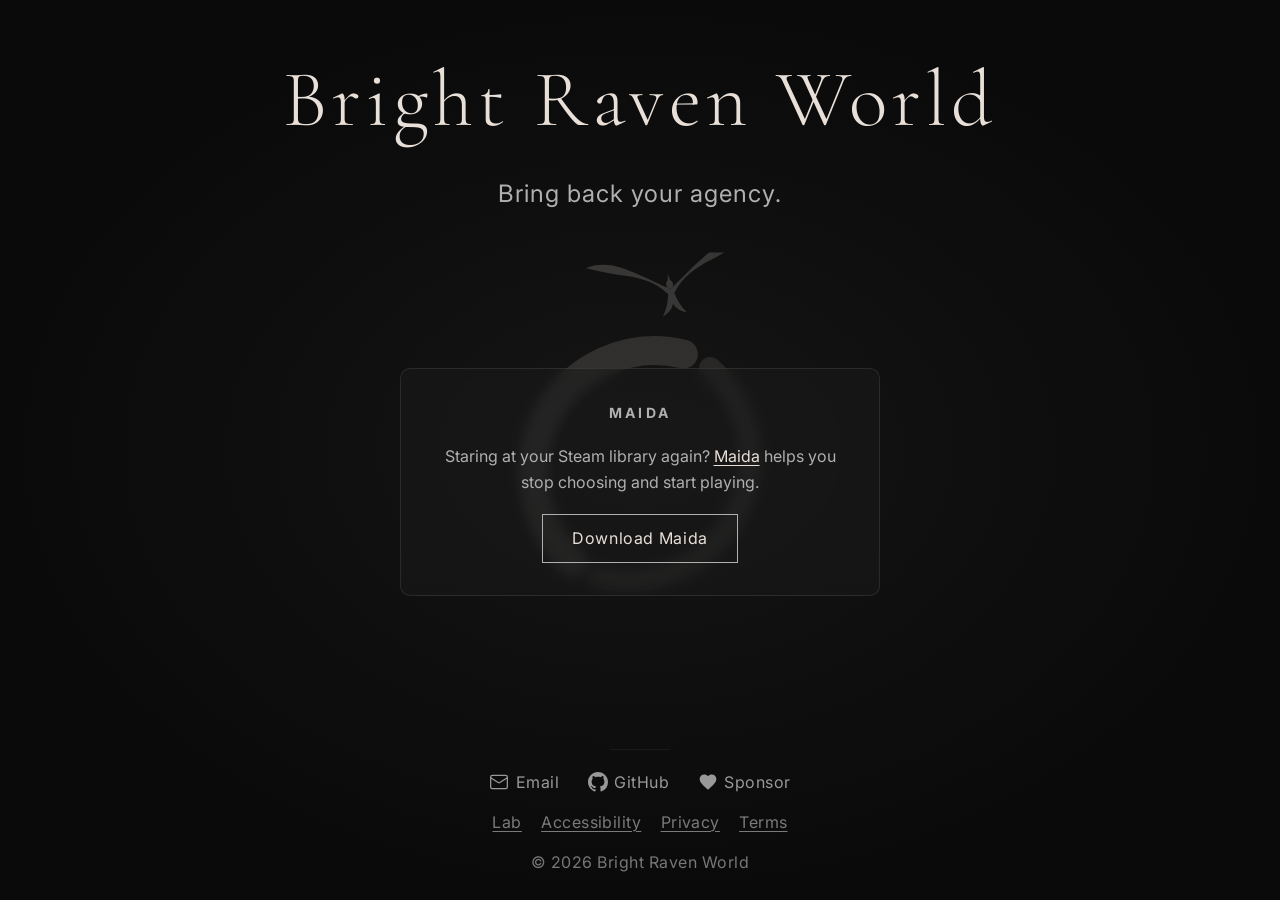
<file: index.html>
<!DOCTYPE html>
<html lang="en">
<head>
  <meta charset="utf-8">
  <meta name="viewport" content="width=device-width, initial-scale=1">
  <title>Bright Raven World</title>
  <meta name="description" content="We build tools and games to bring back your agency.">
  <meta property="og:title" content="Bright Raven World">
  <meta property="og:description" content="We build tools and games to bring back your agency.">
  <meta property="og:type" content="website">
  <meta property="og:url" content="https://brightraven.world">
  <link rel="preconnect" href="https://fonts.googleapis.com">
  <link rel="preconnect" href="https://fonts.gstatic.com" crossorigin>
  <link href="https://fonts.googleapis.com/css2?family=Inter:wght@300;400&family=Cormorant+Garamond:wght@300;400&display=swap" rel="stylesheet">
  <link rel="stylesheet" href="style.css">
</head>
<body>
  <main>
  <section class="hero" aria-label="Bright Raven World">
    <svg class="hero-mark" viewBox="0 0 500 520" fill="none" xmlns="http://www.w3.org/2000/svg" aria-hidden="true">
      <g transform="rotate(28, 252, 280)">
        <path d="M 232 125 A 160 160 0 0 0 232 435"
              stroke="#e8e0d8" stroke-width="38" stroke-linecap="round" fill="none" opacity="0.14"/>
        <path d="M 272 125 A 160 160 0 0 1 272 435"
              stroke="#e8e0d8" stroke-width="30" stroke-linecap="round" fill="none" opacity="0.10"/>
      </g>
      <g fill="#e8e0d8" opacity="0.18" transform="translate(290, 48) rotate(-10)">
        <path d="M 0 0
                 C -8 -4, -30 -22, -58 -38
                 C -72 -46, -90 -50, -105 -46
                 C -95 -42, -78 -34, -58 -28
                 C -38 -22, -18 -12, -6 4
                 L -4 6 C -6 16, -10 26, -16 34
                 C -12 33, -6 30, -2 24 L 0 20 L 2 24
                 C 6 30, 12 33, 16 34 C 10 26, 6 16, 4 6
                 L 6 4 C 18 -12, 38 -22, 58 -28
                 C 78 -34, 95 -42, 105 -46
                 C 90 -50, 72 -46, 58 -38
                 C 30 -22, 8 -4, 0 0 Z"/>
        <ellipse cx="0" cy="-6" rx="4.5" ry="5.5"/>
        <path d="M -2 -10 L 0 -20 L 2 -10 Z"/>
      </g>
    </svg>

    <div class="hero-grid">
      <!-- Row 1: Brand -->
      <div class="grid-brand">
        <h1 class="brand">Bright Raven World</h1>
        <p class="tagline">Bring back your agency.</p>
      </div>

      <!-- Row 2: Product -->
      <section class="grid-product" aria-labelledby="product-title">
        <h2 class="label" id="product-title">Maida</h2>
        <p class="hero-product">
          Staring at your Steam library again?
          <a href="https://brightraven.world/maida/">Maida</a> helps you stop choosing and start playing.
        </p>
        <div class="hero-download">
          <a href="https://github.com/devBrightRaven/maida/releases/latest" class="download-link">Download Maida</a>
        </div>
      </section>

      <!-- Row 3: Footer -->
      <div class="grid-footer">
        <div class="footer-divider"></div>
        <nav class="hero-links" aria-label="Social">
          <a href="mailto:bertram@brightraven.world" aria-label="Email bertram at brightraven.world">
            <svg width="20" height="20" viewBox="0 0 24 24" fill="none" stroke="currentColor" stroke-width="1.5" stroke-linecap="round" stroke-linejoin="round" aria-hidden="true"><rect x="2" y="4" width="20" height="16" rx="2"/><path d="m22 7-8.97 5.7a1.94 1.94 0 0 1-2.06 0L2 7"/></svg>
            <span>Email</span>
          </a>
          <a href="https://github.com/devbrightraven" aria-label="GitHub">
            <svg width="20" height="20" viewBox="0 0 24 24" fill="currentColor" aria-hidden="true"><path d="M12 0C5.37 0 0 5.37 0 12c0 5.31 3.435 9.795 8.205 11.385.6.105.825-.255.825-.57 0-.285-.015-1.23-.015-2.235-3.015.555-3.795-.735-4.035-1.41-.135-.345-.72-1.41-1.23-1.695-.42-.225-1.02-.78-.015-.795.945-.015 1.62.87 1.845 1.23 1.08 1.815 2.805 1.305 3.495.99.105-.78.42-1.305.765-1.605-2.67-.3-5.46-1.335-5.46-5.925 0-1.305.465-2.385 1.23-3.225-.12-.3-.54-1.53.12-3.18 0 0 1.005-.315 3.3 1.23.96-.27 1.98-.405 3-.405s2.04.135 3 .405c2.295-1.56 3.3-1.23 3.3-1.23.66 1.65.24 2.88.12 3.18.765.84 1.23 1.905 1.23 3.225 0 4.605-2.805 5.625-5.475 5.925.435.375.81 1.095.81 2.22 0 1.605-.015 2.895-.015 3.3 0 .315.225.69.825.57A12.02 12.02 0 0 0 24 12c0-6.63-5.37-12-12-12z"/></svg>
            <span>GitHub</span>
          </a>
          <a href="https://github.com/sponsors/devBrightRaven" aria-label="Sponsor on GitHub">
            <svg width="20" height="20" viewBox="0 0 24 24" fill="currentColor" aria-hidden="true"><path d="M12 21.35l-1.45-1.32C5.4 15.36 2 12.28 2 8.5 2 5.42 4.42 3 7.5 3c1.74 0 3.41.81 4.5 2.09C13.09 3.81 14.76 3 16.5 3 19.58 3 22 5.42 22 8.5c0 3.78-3.4 6.86-8.55 11.54L12 21.35z"/></svg>
            <span>Sponsor</span>
          </a>
        </nav>
        <nav class="hero-legal" aria-label="More">
          <a href="https://lab.brightraven.world/">Lab</a>
          <a href="accessibility/">Accessibility</a>
          <a href="privacy.html">Privacy</a>
          <a href="terms.html">Terms</a>
        </nav>
        <p class="copyright">&copy; 2026 Bright Raven World</p>
      </div>
    </div>
  </section>
  </main>
</body>
</html>
</file>
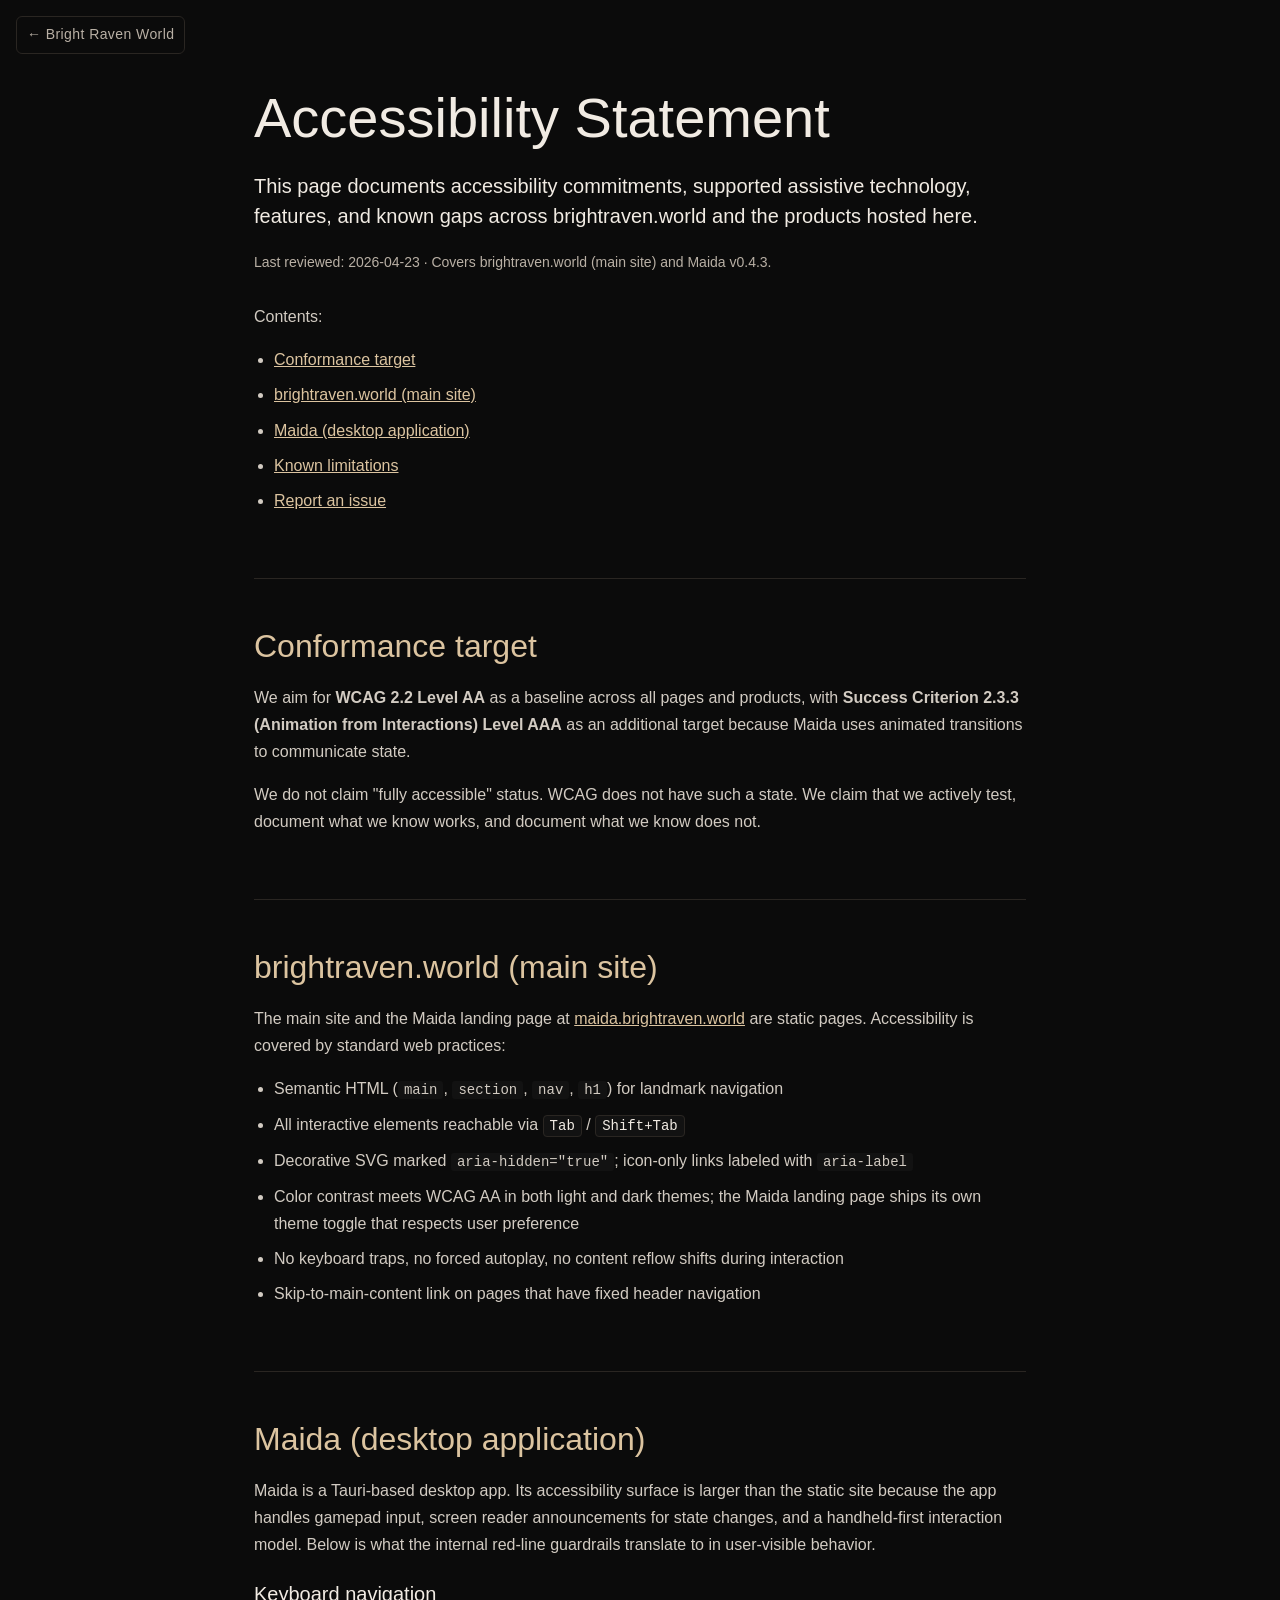
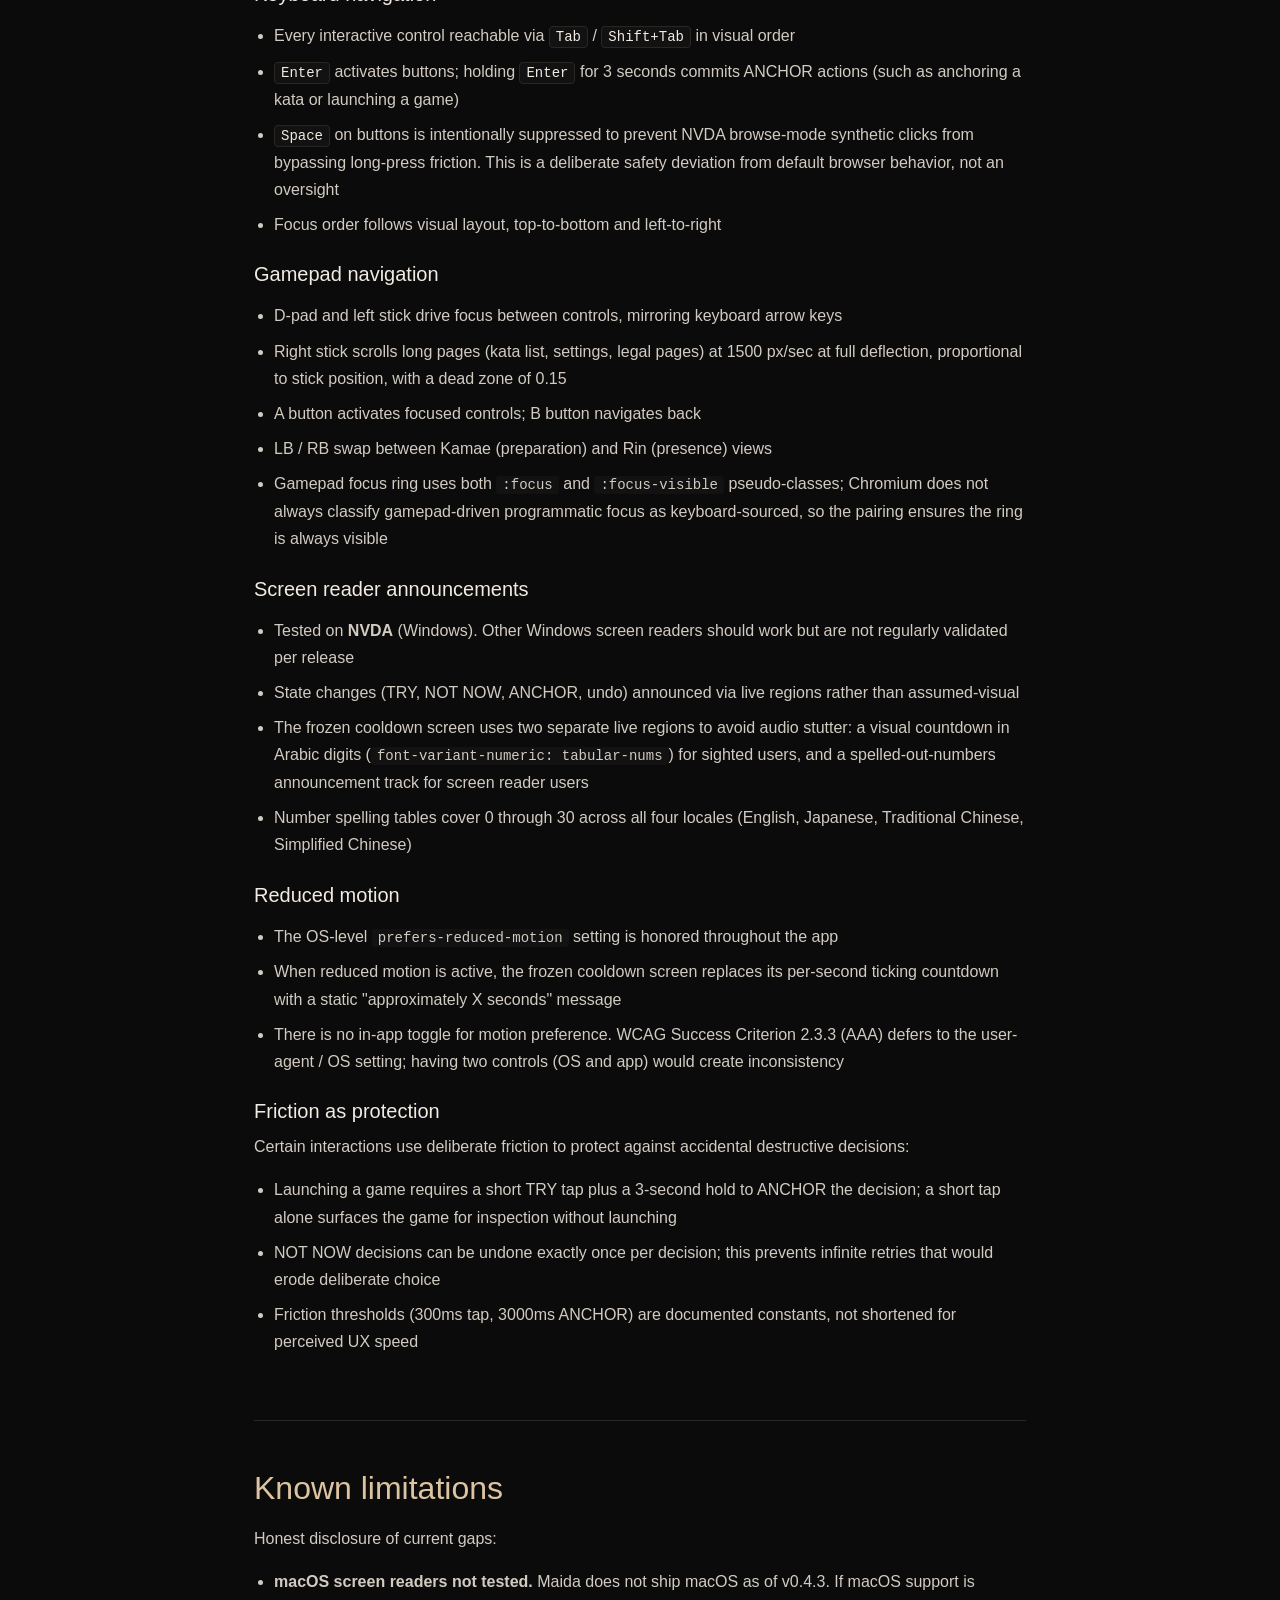
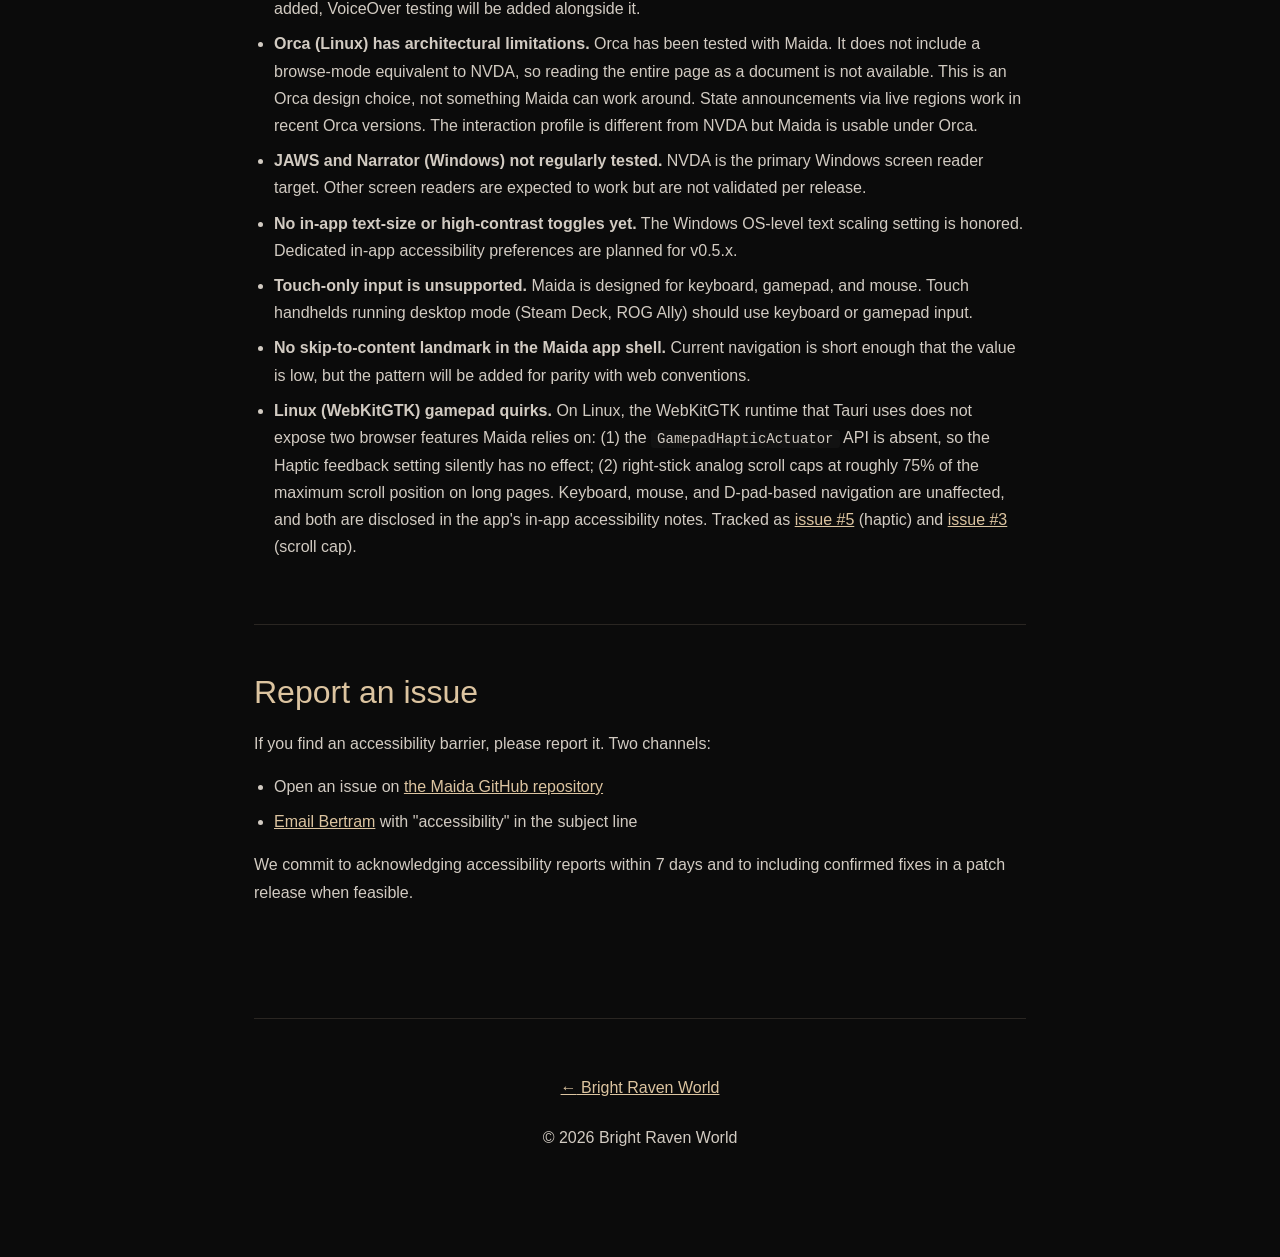
<file: accessibility/index.html>
<!DOCTYPE html>
<html lang="en">
<head>
  <meta charset="UTF-8">
  <meta name="viewport" content="width=device-width, initial-scale=1.0">
  <title>Bright Raven World -- Accessibility Statement</title>
  <meta name="description" content="Accessibility commitments, supported assistive technology, features, and known gaps for brightraven.world, Maida, and related projects.">
  <style>
    :root {
      --bg:#0b0b0b; --panel:#121212; --text:#f1ebe3; --muted:#d2cbc2; --ghost:#b9b0a5;
      --accent:#dcc4a0; --line:#2a2622; --focus:#e8c840;
    }
    *{box-sizing:border-box}
    body{margin:0;background:var(--bg);color:var(--text);font:16px/1.7 -apple-system,BlinkMacSystemFont,"Segoe UI",sans-serif}
    main{max-width:820px;margin:0 auto;padding:72px 24px 96px}
    section{padding:48px 0;border-top:1px solid var(--line)}
    section:first-of-type{border-top:0;padding-top:12px}
    h1,h2,h3{line-height:1.2;margin:0 0 18px;font-weight:500}
    h1{font-size:clamp(36px,6vw,56px)}
    h2{font-size:clamp(24px,3.5vw,32px);color:var(--accent)}
    h3{font-size:20px;margin:24px 0 10px}
    p{margin:0 0 16px;color:var(--muted);font-size:16px}
    ul,ol{color:var(--muted);font-size:16px;padding-left:20px}
    li{margin-bottom:8px}
    code{background:var(--panel);padding:1px 6px;border-radius:3px;font-size:14px;font-family:monospace}
    .lead{color:var(--text);font-size:20px;line-height:1.5;margin:20px 0 20px}
    .meta{color:var(--ghost);font-size:14px;margin-bottom:28px}
    .back-home{position:fixed;top:16px;left:16px;color:var(--ghost);text-decoration:none;font-size:14px;z-index:10;letter-spacing:.03em;transition:color .2s,border-color .2s;background:var(--bg);padding:6px 10px;border-radius:6px;border:1px solid var(--line)}
    .back-home:hover{color:var(--text);border-color:var(--text)}
    .footer-back{display:inline-block;padding:6px 10px;border:1px solid transparent;border-radius:6px;transition:border-color .2s,color .2s}
    .footer-back:hover{border-color:var(--text);color:var(--text)}
    a{color:var(--accent)}
    a:hover{color:var(--text)}
    kbd{background:var(--panel);border:1px solid var(--line);border-radius:4px;padding:2px 6px;font-size:14px;font-family:monospace;color:var(--text)}
    footer{margin-top:48px;padding-top:48px;border-top:1px solid var(--line);text-align:center;color:var(--ghost);font-size:14px}
  </style>
</head>
<body>
  <a href="/" class="back-home" aria-label="Bright Raven World"><span aria-hidden="true">&larr;</span> Bright Raven World</a>
  <main>
    <section>
      <h1>Accessibility Statement</h1>
      <p class="lead">This page documents accessibility commitments, supported assistive technology, features, and known gaps across brightraven.world and the products hosted here.</p>
      <p class="meta">Last reviewed: 2026-04-23 · Covers brightraven.world (main site) and Maida v0.4.3.</p>
      <p>Contents:</p>
      <ul>
        <li><a href="#conformance">Conformance target</a></li>
        <li><a href="#site">brightraven.world (main site)</a></li>
        <li><a href="#maida">Maida (desktop application)</a></li>
        <li><a href="#limitations">Known limitations</a></li>
        <li><a href="#feedback">Report an issue</a></li>
      </ul>
    </section>

    <section id="conformance">
      <h2>Conformance target</h2>
      <p>We aim for <strong>WCAG 2.2 Level AA</strong> as a baseline across all pages and products, with <strong>Success Criterion 2.3.3 (Animation from Interactions) Level AAA</strong> as an additional target because Maida uses animated transitions to communicate state.</p>
      <p>We do not claim "fully accessible" status. WCAG does not have such a state. We claim that we actively test, document what we know works, and document what we know does not.</p>
    </section>

    <section id="site">
      <h2>brightraven.world (main site)</h2>
      <p>The main site and the Maida landing page at <a href="https://maida.brightraven.world">maida.brightraven.world</a> are static pages. Accessibility is covered by standard web practices:</p>
      <ul>
        <li>Semantic HTML (<code>main</code>, <code>section</code>, <code>nav</code>, <code>h1</code>) for landmark navigation</li>
        <li>All interactive elements reachable via <kbd>Tab</kbd> / <kbd>Shift+Tab</kbd></li>
        <li>Decorative SVG marked <code>aria-hidden="true"</code>; icon-only links labeled with <code>aria-label</code></li>
        <li>Color contrast meets WCAG AA in both light and dark themes; the Maida landing page ships its own theme toggle that respects user preference</li>
        <li>No keyboard traps, no forced autoplay, no content reflow shifts during interaction</li>
        <li>Skip-to-main-content link on pages that have fixed header navigation</li>
      </ul>
    </section>

    <section id="maida">
      <h2>Maida (desktop application)</h2>
      <p>Maida is a Tauri-based desktop app. Its accessibility surface is larger than the static site because the app handles gamepad input, screen reader announcements for state changes, and a handheld-first interaction model. Below is what the internal red-line guardrails translate to in user-visible behavior.</p>

      <h3>Keyboard navigation</h3>
      <ul>
        <li>Every interactive control reachable via <kbd>Tab</kbd> / <kbd>Shift+Tab</kbd> in visual order</li>
        <li><kbd>Enter</kbd> activates buttons; holding <kbd>Enter</kbd> for 3 seconds commits ANCHOR actions (such as anchoring a kata or launching a game)</li>
        <li><kbd>Space</kbd> on buttons is intentionally suppressed to prevent NVDA browse-mode synthetic clicks from bypassing long-press friction. This is a deliberate safety deviation from default browser behavior, not an oversight</li>
        <li>Focus order follows visual layout, top-to-bottom and left-to-right</li>
      </ul>

      <h3>Gamepad navigation</h3>
      <ul>
        <li>D-pad and left stick drive focus between controls, mirroring keyboard arrow keys</li>
        <li>Right stick scrolls long pages (kata list, settings, legal pages) at 1500 px/sec at full deflection, proportional to stick position, with a dead zone of 0.15</li>
        <li>A button activates focused controls; B button navigates back</li>
        <li>LB / RB swap between Kamae (preparation) and Rin (presence) views</li>
        <li>Gamepad focus ring uses both <code>:focus</code> and <code>:focus-visible</code> pseudo-classes; Chromium does not always classify gamepad-driven programmatic focus as keyboard-sourced, so the pairing ensures the ring is always visible</li>
      </ul>

      <h3>Screen reader announcements</h3>
      <ul>
        <li>Tested on <strong>NVDA</strong> (Windows). Other Windows screen readers should work but are not regularly validated per release</li>
        <li>State changes (TRY, NOT NOW, ANCHOR, undo) announced via live regions rather than assumed-visual</li>
        <li>The frozen cooldown screen uses two separate live regions to avoid audio stutter: a visual countdown in Arabic digits (<code>font-variant-numeric: tabular-nums</code>) for sighted users, and a spelled-out-numbers announcement track for screen reader users</li>
        <li>Number spelling tables cover 0 through 30 across all four locales (English, Japanese, Traditional Chinese, Simplified Chinese)</li>
      </ul>

      <h3>Reduced motion</h3>
      <ul>
        <li>The OS-level <code>prefers-reduced-motion</code> setting is honored throughout the app</li>
        <li>When reduced motion is active, the frozen cooldown screen replaces its per-second ticking countdown with a static "approximately X seconds" message</li>
        <li>There is no in-app toggle for motion preference. WCAG Success Criterion 2.3.3 (AAA) defers to the user-agent / OS setting; having two controls (OS and app) would create inconsistency</li>
      </ul>

      <h3>Friction as protection</h3>
      <p>Certain interactions use deliberate friction to protect against accidental destructive decisions:</p>
      <ul>
        <li>Launching a game requires a short TRY tap plus a 3-second hold to ANCHOR the decision; a short tap alone surfaces the game for inspection without launching</li>
        <li>NOT NOW decisions can be undone exactly once per decision; this prevents infinite retries that would erode deliberate choice</li>
        <li>Friction thresholds (300ms tap, 3000ms ANCHOR) are documented constants, not shortened for perceived UX speed</li>
      </ul>
    </section>

    <section id="limitations">
      <h2>Known limitations</h2>
      <p>Honest disclosure of current gaps:</p>
      <ul>
        <li><strong>macOS screen readers not tested.</strong> Maida does not ship macOS as of v0.4.3. If macOS support is added, VoiceOver testing will be added alongside it.</li>
        <li><strong>Orca (Linux) has architectural limitations.</strong> Orca has been tested with Maida. It does not include a browse-mode equivalent to NVDA, so reading the entire page as a document is not available. This is an Orca design choice, not something Maida can work around. State announcements via live regions work in recent Orca versions. The interaction profile is different from NVDA but Maida is usable under Orca.</li>
        <li><strong>JAWS and Narrator (Windows) not regularly tested.</strong> NVDA is the primary Windows screen reader target. Other screen readers are expected to work but are not validated per release.</li>
        <li><strong>No in-app text-size or high-contrast toggles yet.</strong> The Windows OS-level text scaling setting is honored. Dedicated in-app accessibility preferences are planned for v0.5.x.</li>
        <li><strong>Touch-only input is unsupported.</strong> Maida is designed for keyboard, gamepad, and mouse. Touch handhelds running desktop mode (Steam Deck, ROG Ally) should use keyboard or gamepad input.</li>
        <li><strong>No skip-to-content landmark in the Maida app shell.</strong> Current navigation is short enough that the value is low, but the pattern will be added for parity with web conventions.</li>
        <li><strong>Linux (WebKitGTK) gamepad quirks.</strong> On Linux, the WebKitGTK runtime that Tauri uses does not expose two browser features Maida relies on: (1) the <code>GamepadHapticActuator</code> API is absent, so the Haptic feedback setting silently has no effect; (2) right-stick analog scroll caps at roughly 75% of the maximum scroll position on long pages. Keyboard, mouse, and D-pad-based navigation are unaffected, and both are disclosed in the app's in-app accessibility notes. Tracked as <a href="https://github.com/devBrightRaven/maida/issues/5">issue #5</a> (haptic) and <a href="https://github.com/devBrightRaven/maida/issues/3">issue #3</a> (scroll cap).</li>
      </ul>
    </section>

    <section id="feedback">
      <h2>Report an issue</h2>
      <p>If you find an accessibility barrier, please report it. Two channels:</p>
      <ul>
        <li>Open an issue on <a href="https://github.com/devBrightRaven/maida/issues">the Maida GitHub repository</a></li>
        <li><a href="mailto:bertram@brightraven.world">Email Bertram</a> with "accessibility" in the subject line</li>
      </ul>
      <p>We commit to acknowledging accessibility reports within 7 days and to including confirmed fixes in a patch release when feasible.</p>
    </section>

    <footer>
      <p><a href="/" class="footer-back"><span aria-hidden="true">&larr;</span> Bright Raven World</a></p>
      <p>&copy; 2026 Bright Raven World</p>
    </footer>
  </main>
</body>
</html>
</file>
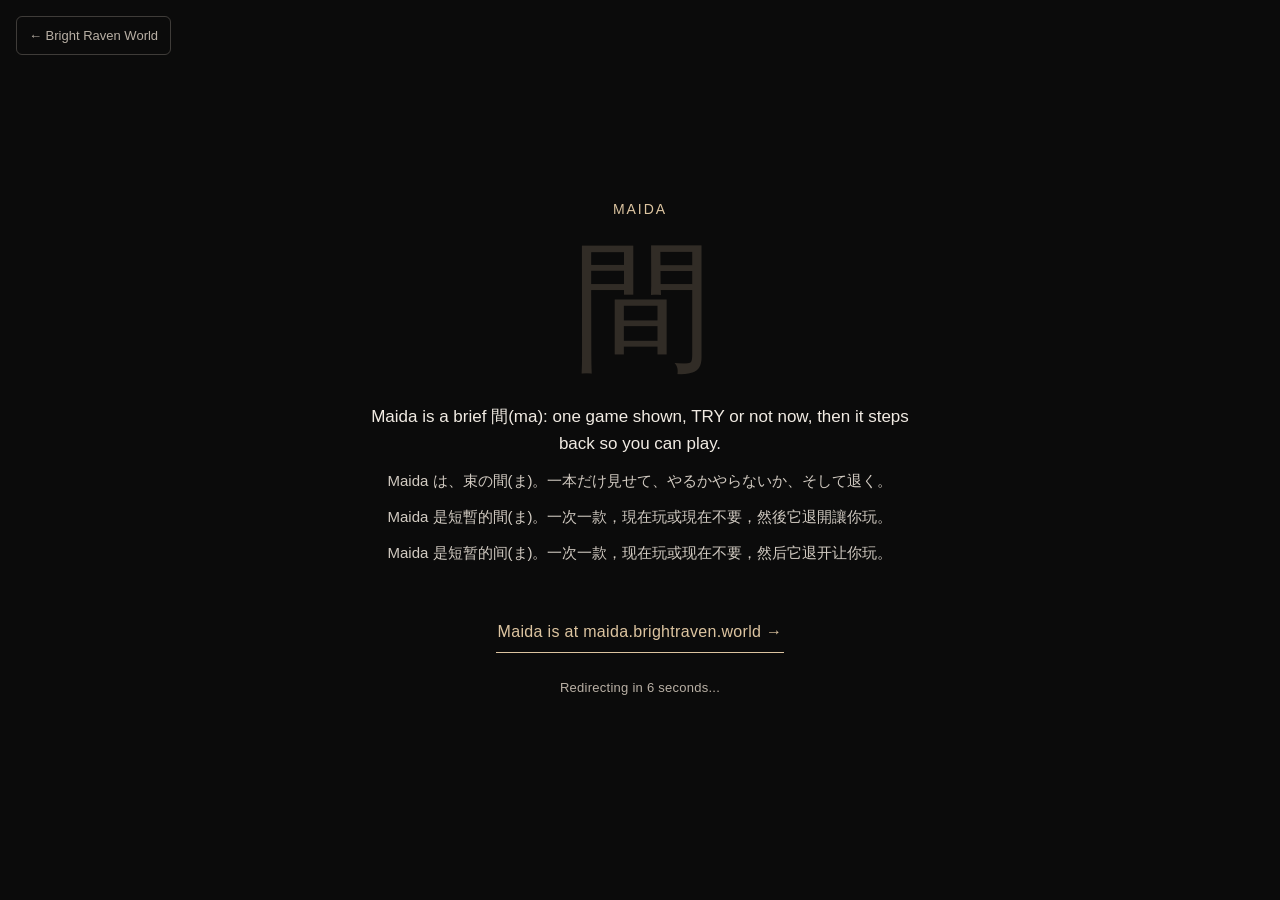
<file: maida/index.html>
<!DOCTYPE html>
<html lang="en">
<head>
  <meta charset="UTF-8">
  <meta name="viewport" content="width=device-width, initial-scale=1.0">
  <title>Maida — at maida.brightraven.world</title>
  <meta name="description" content="Maida is at maida.brightraven.world. A brief 間(ma) before you play.">
  <meta http-equiv="refresh" content="6; url=https://maida.brightraven.world/">
  <link rel="canonical" href="https://maida.brightraven.world/">
  <meta name="robots" content="noindex">
  <style>
    :root {
      --bg: #0b0b0b;
      --text: #f1ebe3;
      --muted: #d2cbc2;
      --ghost: #b9b0a5;
      --accent: #dcc4a0;
      --focus: #e8c840;
    }
    * { box-sizing: border-box; margin: 0; padding: 0; }
    body {
      background: var(--bg);
      color: var(--text);
      font: 17px/1.65 -apple-system, BlinkMacSystemFont, "Segoe UI", "Helvetica Neue", sans-serif;
      min-height: 100vh;
      display: flex;
      align-items: center;
      justify-content: center;
      padding: 40px 24px;
    }
    main {
      max-width: 560px;
      text-align: center;
      position: relative;
    }
    h1.wordmark {
      color: var(--accent);
      font-size: 14px;
      letter-spacing: 0.14em;
      text-transform: uppercase;
      font-weight: 500;
      margin-bottom: 32px;
      line-height: 1;
    }
    .kanji {
      font-size: clamp(96px, 22vw, 140px);
      line-height: 0.85;
      color: rgba(220, 196, 160, 0.18);
      font-family: Georgia, serif;
      margin-bottom: 36px;
      letter-spacing: -0.04em;
      user-select: none;
    }
    .spirit {
      font-size: 17px;
      color: var(--text);
      margin-bottom: 12px;
      line-height: 1.6;
    }
    .spirit.alt {
      color: var(--muted);
      font-size: 15px;
    }
    .link {
      display: inline-block;
      margin-top: 36px;
      color: var(--accent);
      text-decoration: none;
      font-size: 16px;
      border-bottom: 1px solid var(--accent);
      padding: 6px 2px;
      letter-spacing: 0.02em;
      transition: color 0.2s, border-color 0.2s;
    }
    .link:hover {
      color: var(--text);
      border-bottom-color: var(--text);
    }
    .link:focus-visible {
      outline: 3px solid var(--focus);
      outline-offset: 4px;
      border-radius: 2px;
    }
    .redirect-note {
      font-size: 13px;
      color: var(--ghost);
      margin-top: 24px;
      letter-spacing: 0.02em;
    }
    .back-home {
      position: fixed;
      top: 16px;
      left: 16px;
      color: var(--ghost);
      text-decoration: none;
      font-size: 13px;
      padding: 8px 12px;
      border: 1px solid rgba(185, 176, 165, 0.3);
      border-radius: 6px;
      transition: color 0.2s, border-color 0.2s;
    }
    .back-home:hover {
      color: var(--text);
      border-color: var(--text);
    }
    .back-home:focus-visible {
      outline: 3px solid var(--focus);
      outline-offset: 2px;
    }
    @media (prefers-reduced-motion: reduce) {
      .link, .back-home { transition: none; }
    }
  </style>
</head>
<body>
  <a href="https://brightraven.world" class="back-home" aria-label="Back to Bright Raven World">← Bright Raven World</a>
  <main>
    <h1 class="wordmark">Maida</h1>
    <div class="kanji" aria-hidden="true">間</div>

    <p class="spirit" lang="en">Maida is a brief 間(ma): one game shown, TRY or not now, then it steps back so you can play.</p>
    <p class="spirit alt" lang="ja">Maida は、束の間(ま)。一本だけ見せて、やるかやらないか、そして退く。</p>
    <p class="spirit alt" lang="zh-Hant">Maida 是短暫的間(ま)。一次一款，現在玩或現在不要，然後它退開讓你玩。</p>
    <p class="spirit alt" lang="zh-Hans">Maida 是短暂的间(ま)。一次一款，现在玩或现在不要，然后它退开让你玩。</p>

    <a href="https://maida.brightraven.world/" class="link">Maida is at maida.brightraven.world &rarr;</a>
    <p class="redirect-note">Redirecting in 6 seconds...</p>
  </main>
</body>
</html>
</file>
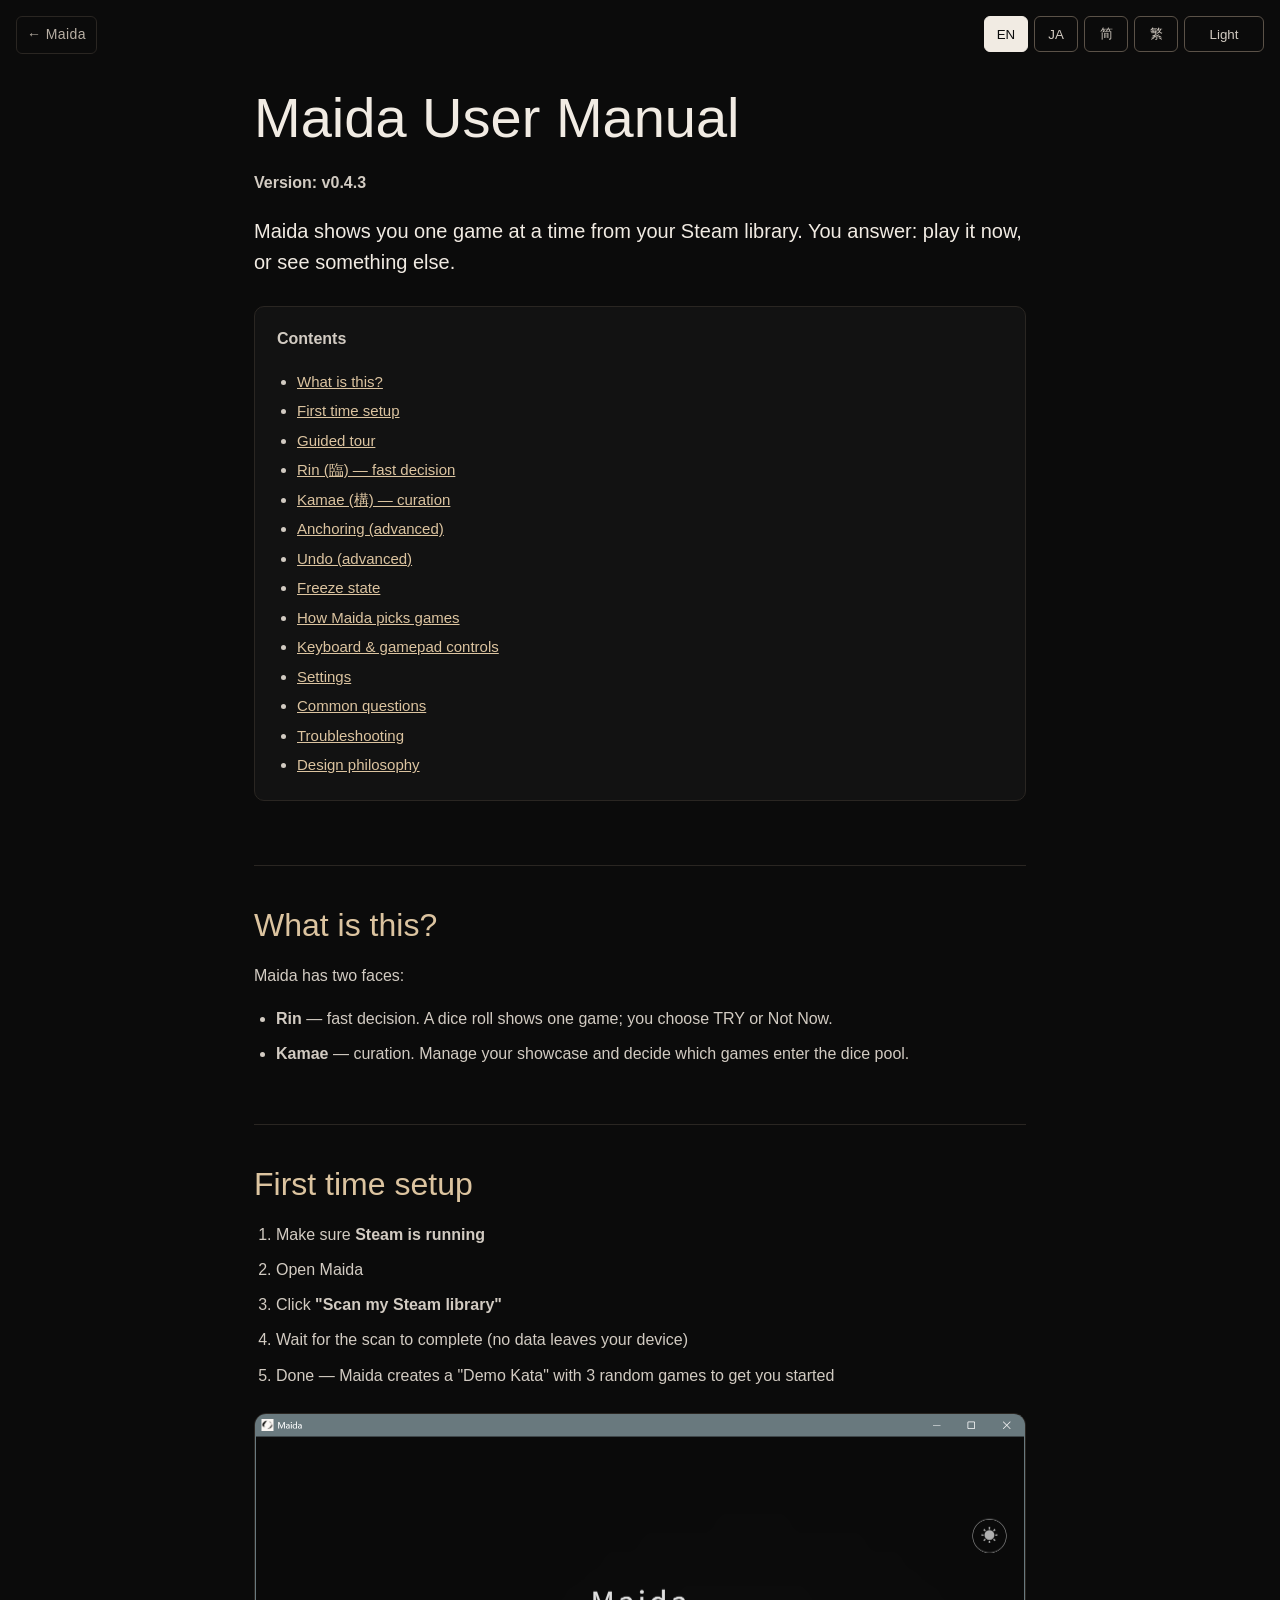
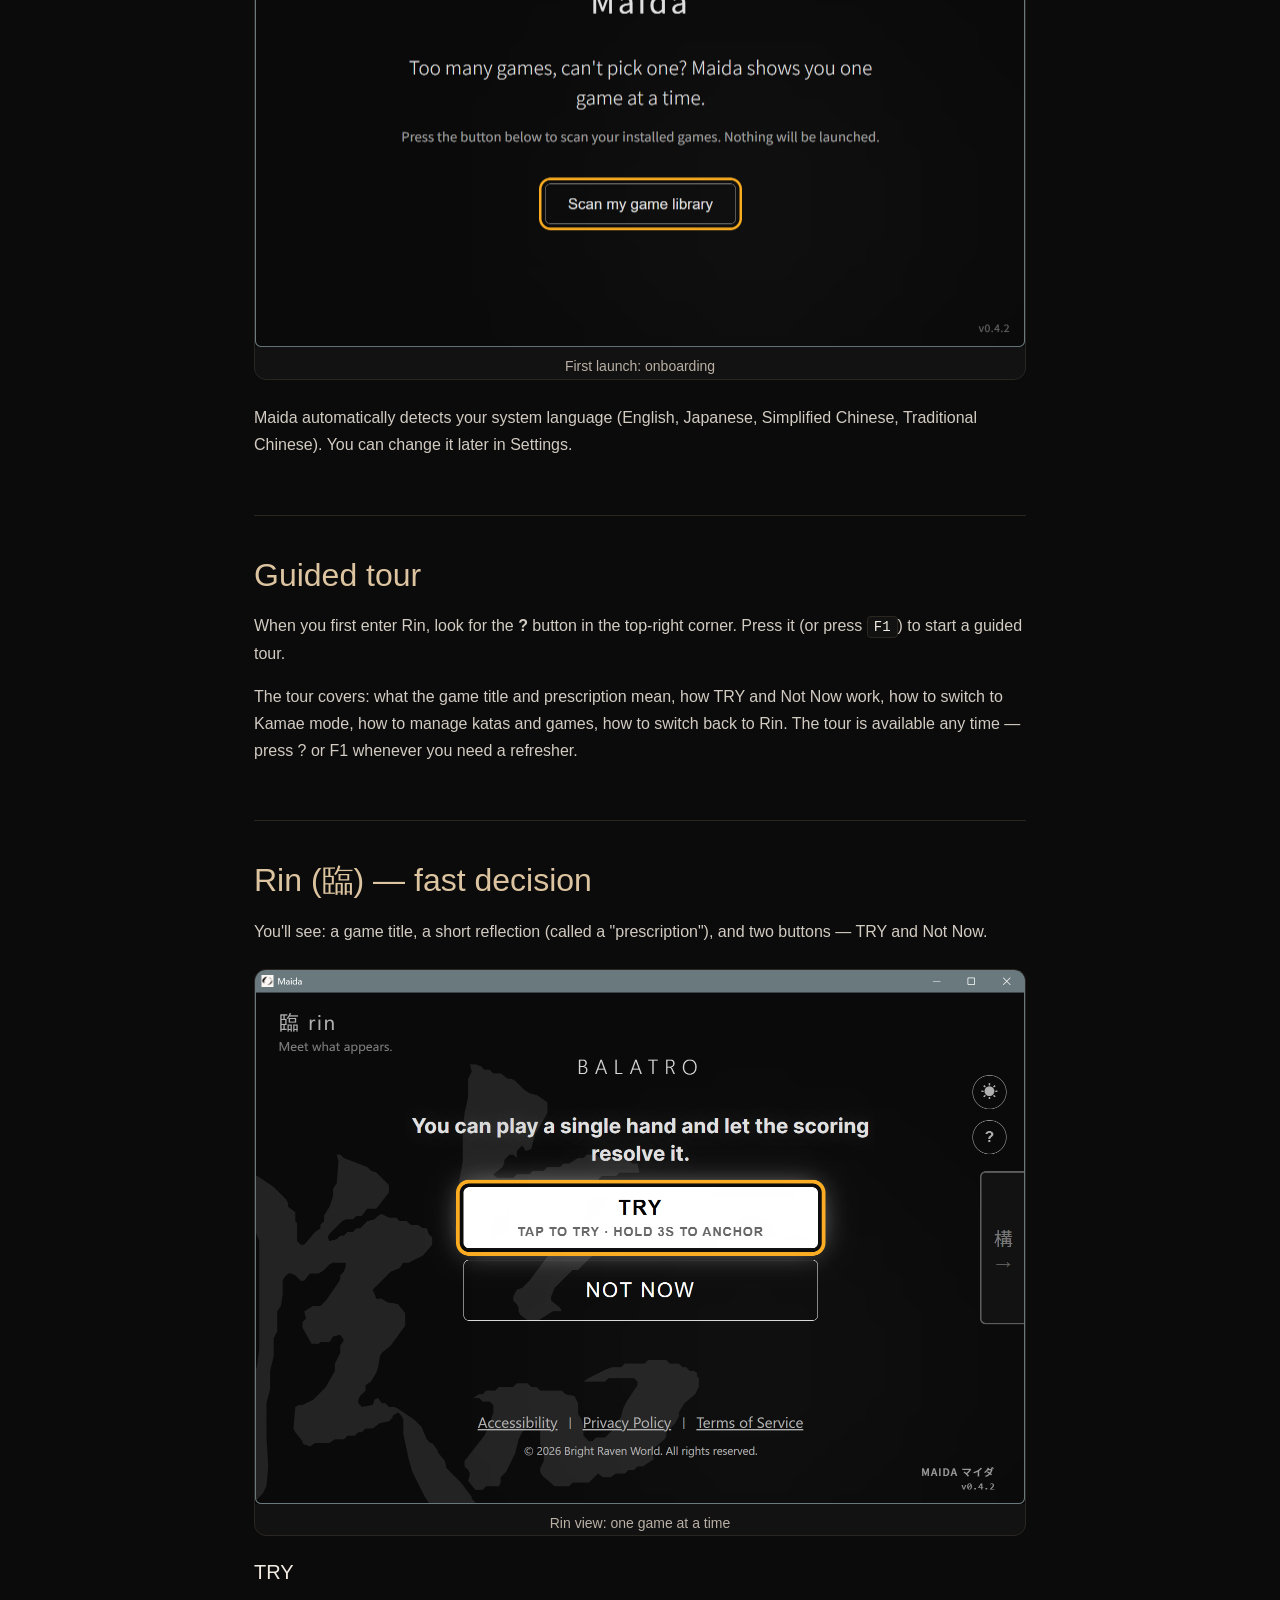
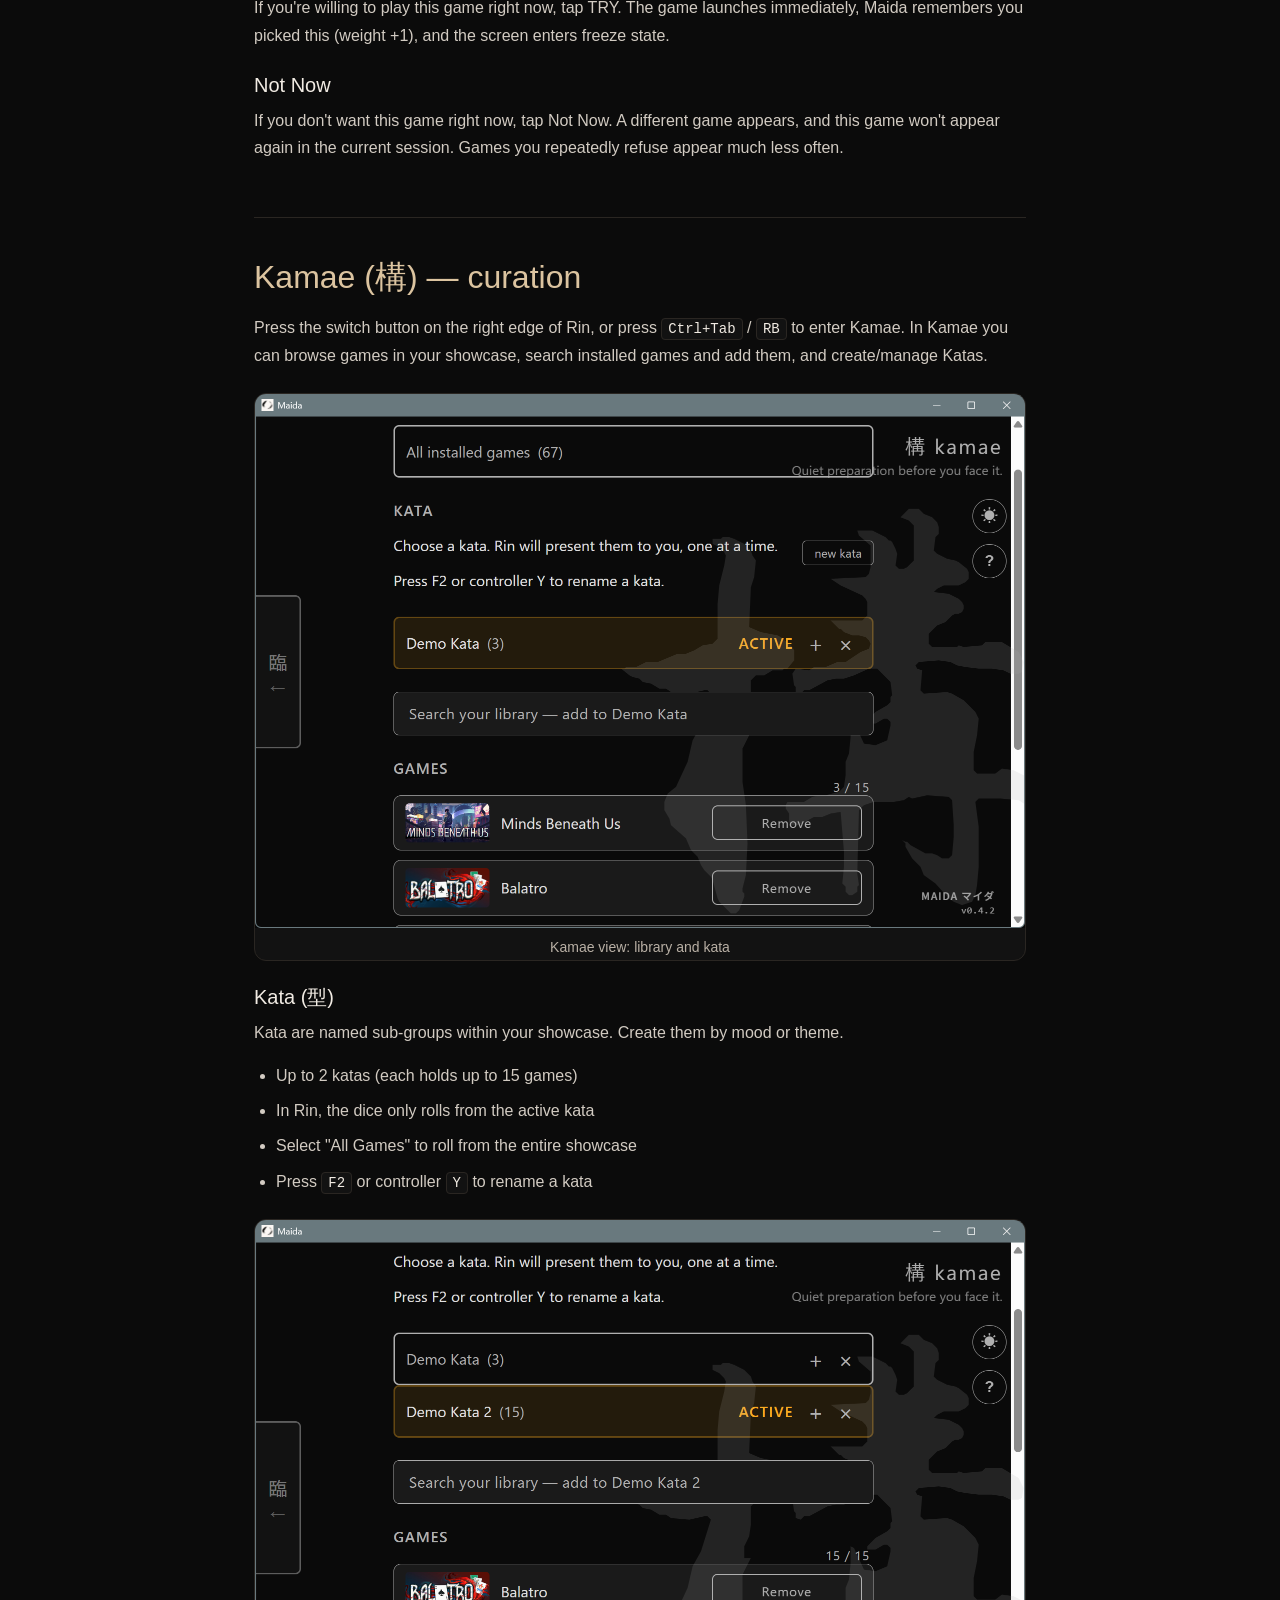
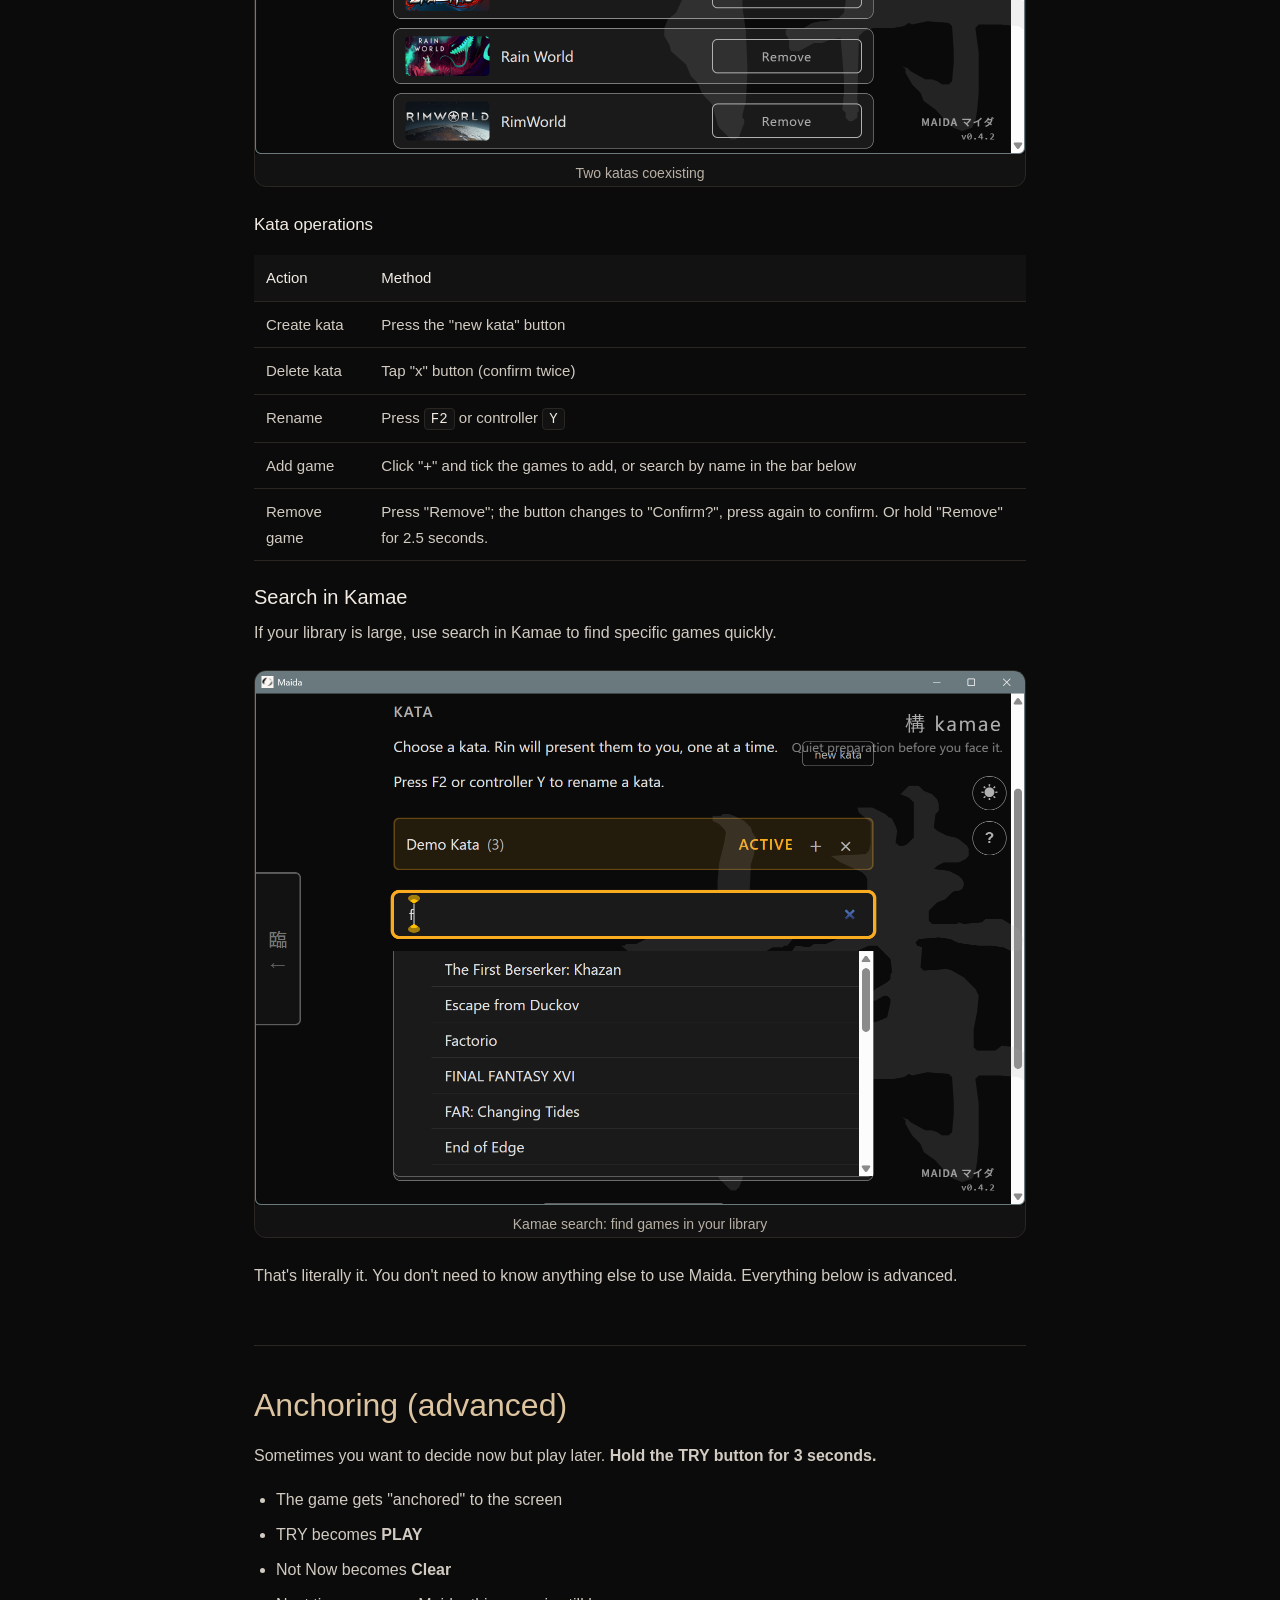
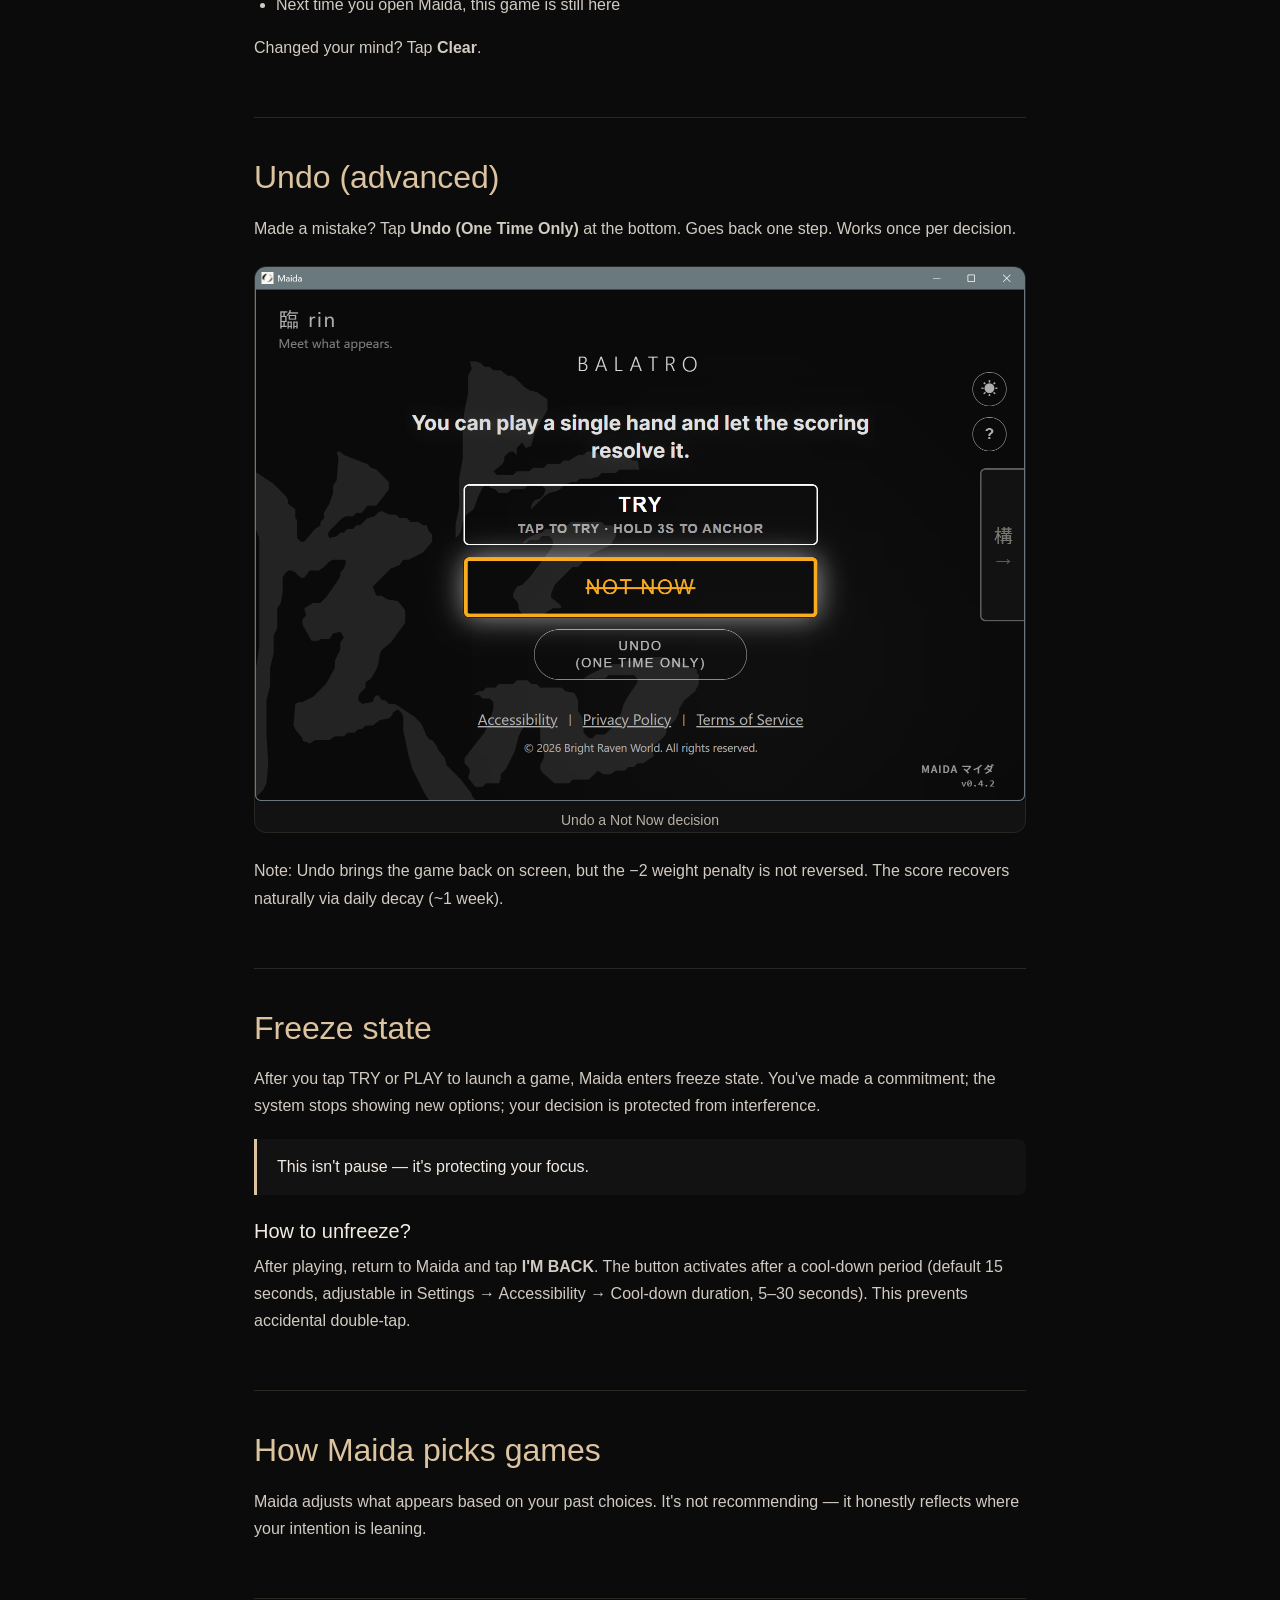
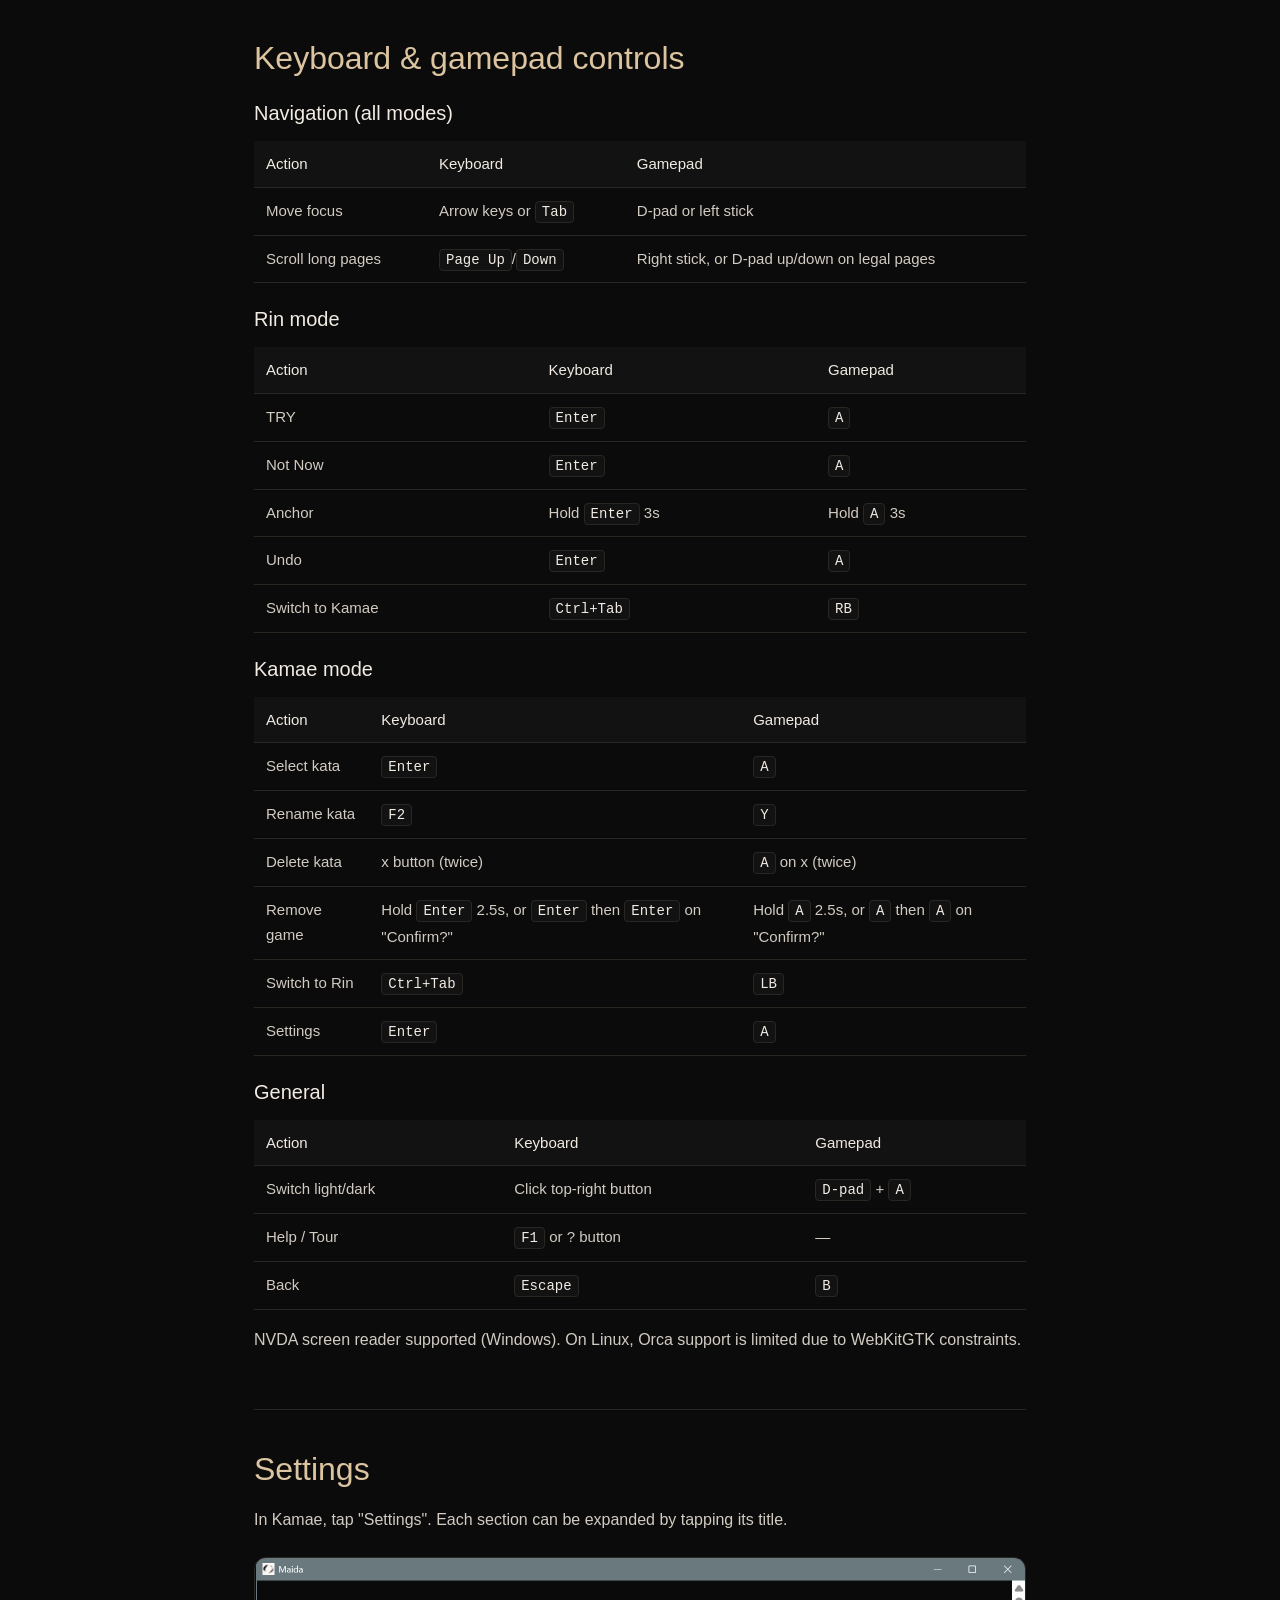
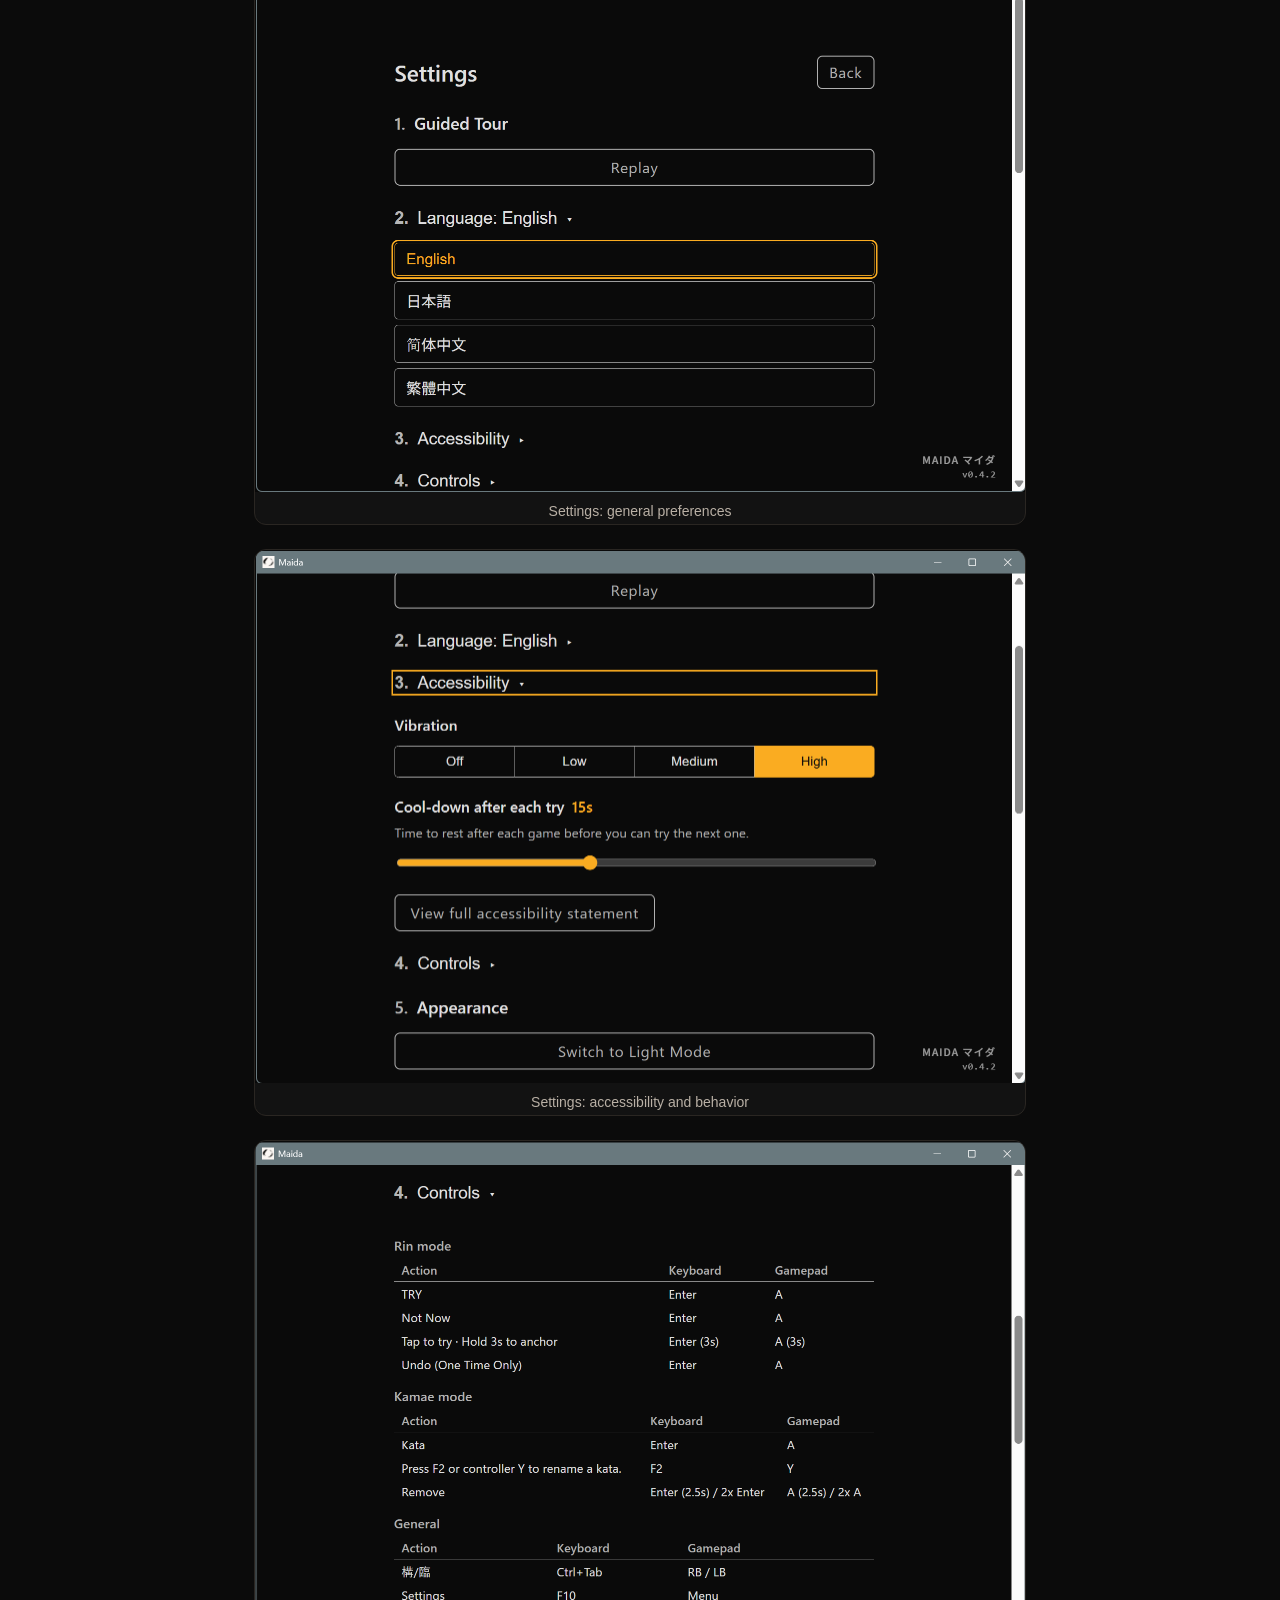
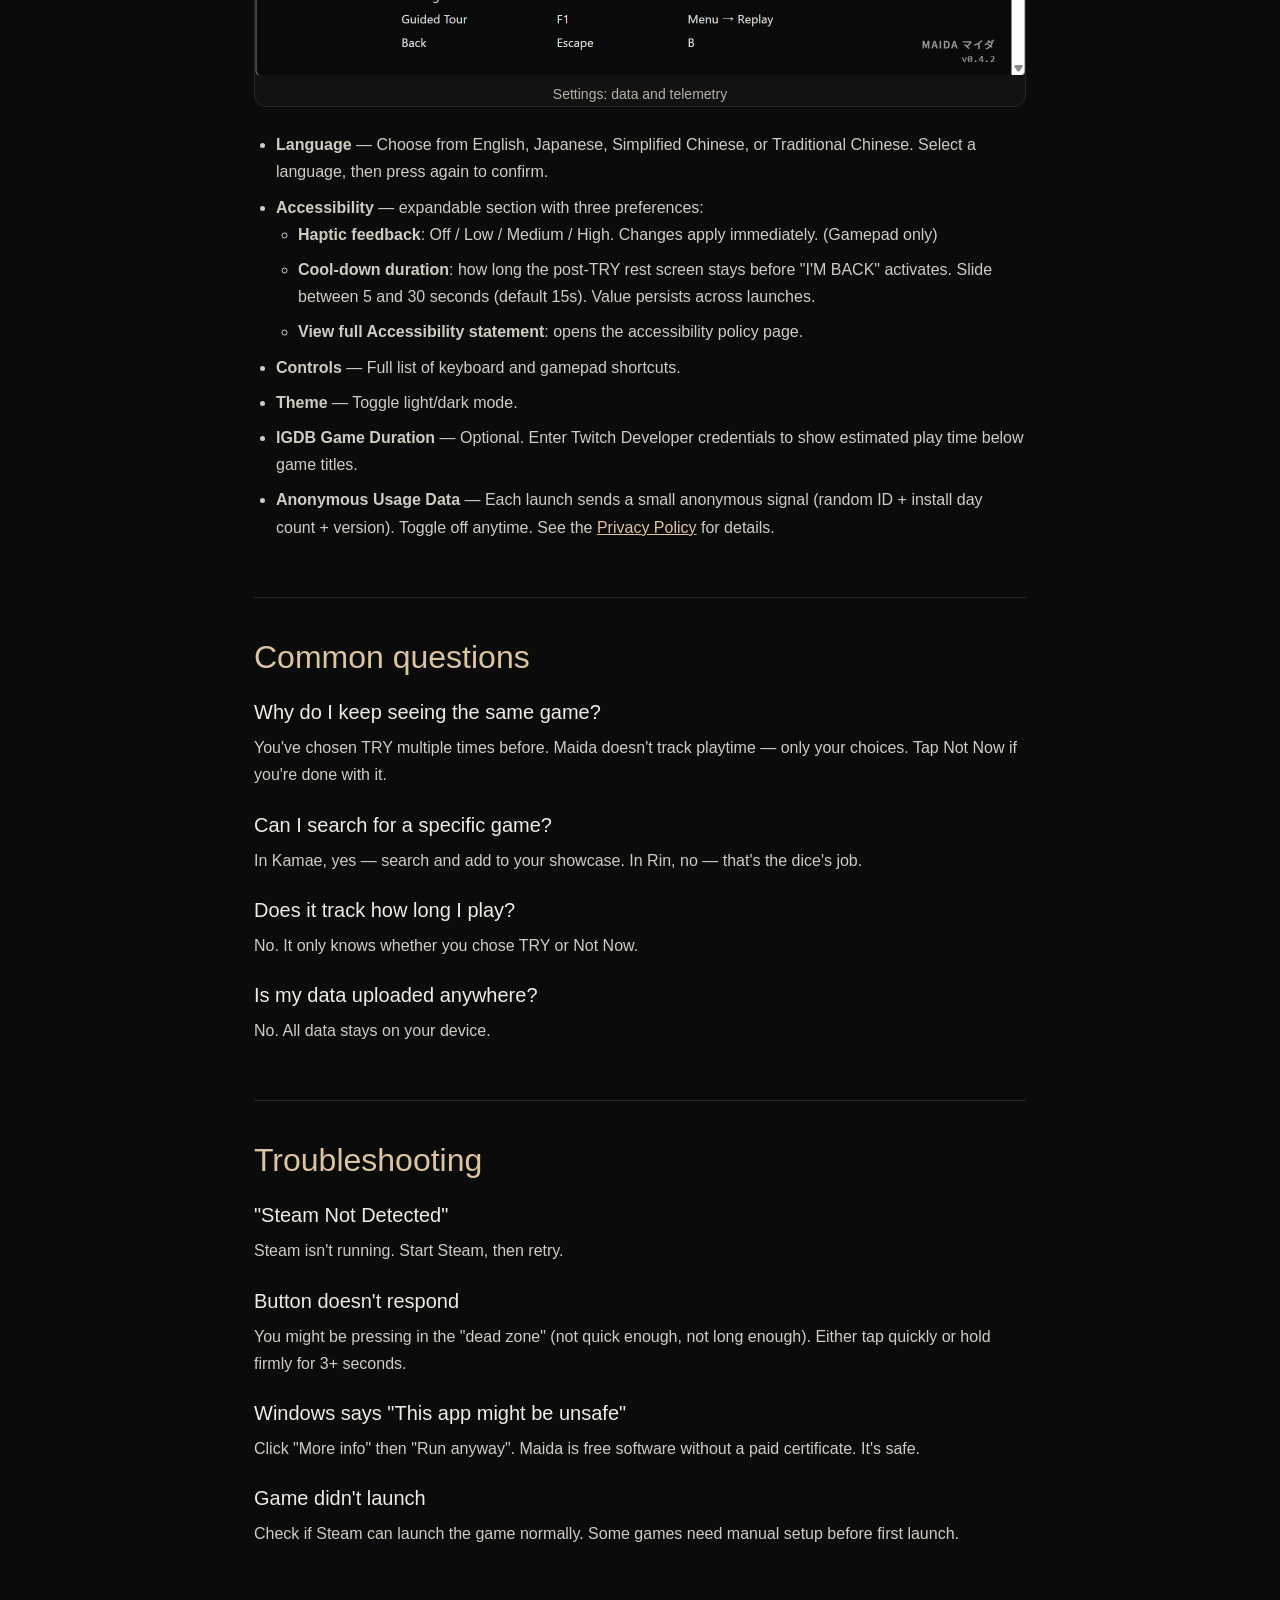
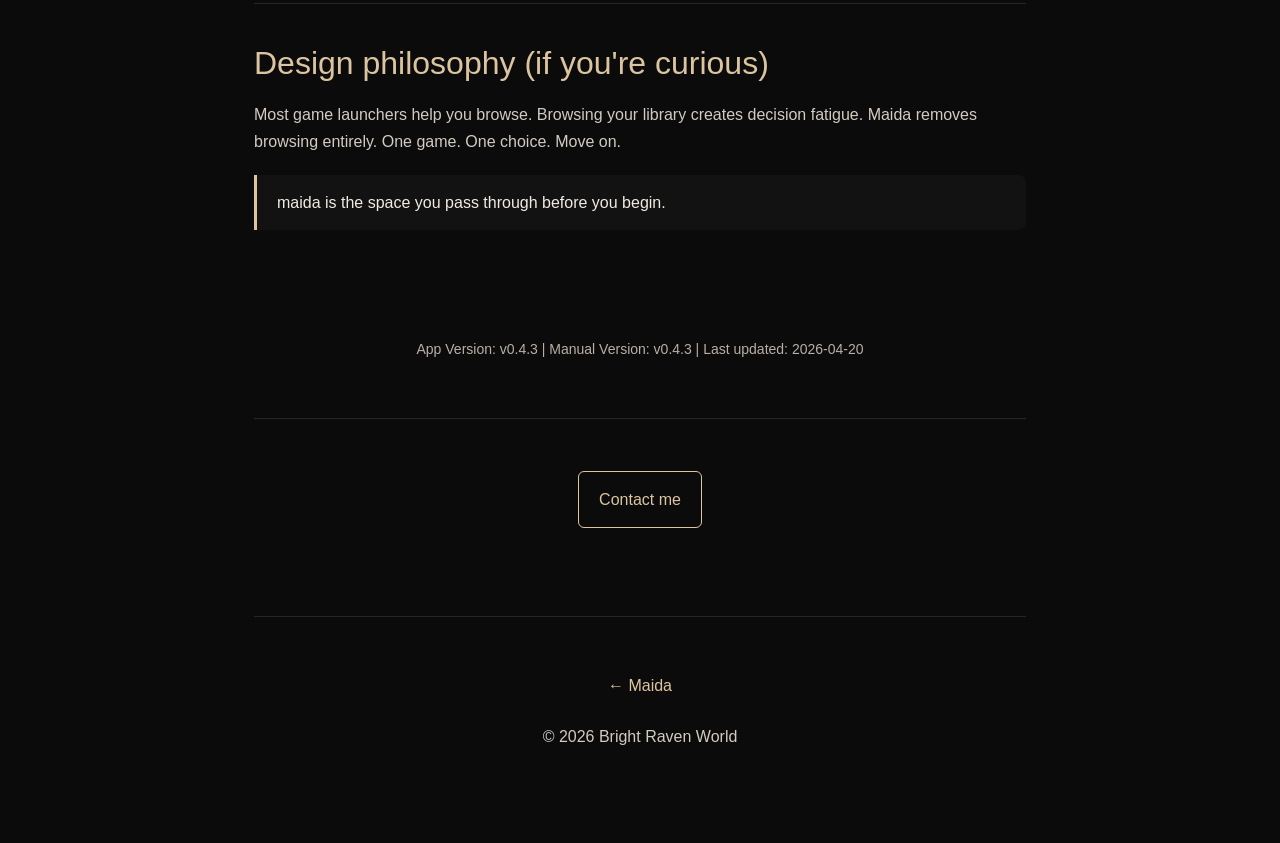
<file: maida/manual/index.html>
<!DOCTYPE html>
<html lang="en" class="lang-en">
<head>
  <meta charset="UTF-8">
  <meta name="viewport" content="width=device-width, initial-scale=1.0">
  <title>Maida -- User Manual</title>
  <meta name="description" content="How to use Maida: Rin, Kamae, Kata, anchoring, freeze state, controls, settings.">
  <style>
    :root {
      --bg:#0b0b0b; --panel:#121212; --text:#f1ebe3; --muted:#d2cbc2; --ghost:#b9b0a5;
      --accent:#dcc4a0; --line:#2a2622; --focus:#e8c840;
    }
    html[data-theme='light'] {
      --bg:#f5f0eb; --panel:#ebe5de; --text:#1c1712; --muted:#4f4942; --ghost:#6b6258;
      --accent:#6a5535; --line:#cfc5bb; --focus:#9a6f00;
    }
    *{box-sizing:border-box}
    body{margin:0;background:var(--bg);color:var(--text);font:16px/1.7 -apple-system,BlinkMacSystemFont,"Segoe UI",sans-serif}
    main{max-width:820px;margin:0 auto;padding:72px 24px 96px}
    section{padding:40px 0;border-top:1px solid var(--line)}
    section:first-of-type{border-top:0;padding-top:12px}
    h1,h2,h3{line-height:1.2;margin:0 0 18px;font-weight:500}
    h1{font-size:clamp(36px,6vw,56px)}
    h2{font-size:clamp(24px,3.5vw,32px);color:var(--accent)}
    h3{font-size:20px;margin:24px 0 10px}
    h4{font-size:17px;margin:18px 0 8px;color:var(--text);font-weight:500}
    p{margin:0 0 16px;color:var(--muted);font-size:16px}
    ul,ol{color:var(--muted);font-size:16px;padding-left:22px}
    li{margin-bottom:8px}
    .lead{color:var(--text);font-size:20px;line-height:1.55;margin:20px 0 28px}
    .screenshot{margin:24px 0;border-radius:12px;overflow:hidden;border:1px solid var(--line);background:var(--panel)}
    .screenshot img{width:100%;height:auto;display:block}
    .screenshot img.shot-light{display:none}
    html[data-theme='light'] .screenshot img.shot-dark{display:none}
    html[data-theme='light'] .screenshot img.shot-light{display:block}
    .caption{font-size:14px;color:var(--ghost);margin-top:8px;text-align:center}
    .back-home{position:fixed;top:16px;left:16px;color:var(--ghost);text-decoration:none;font-size:14px;z-index:10;letter-spacing:.03em;transition:color .2s,border-color .2s;background:var(--bg);padding:6px 10px;border-radius:6px;border:1px solid var(--line)}
    .back-home:hover{color:var(--text);border-color:var(--text)}
    .footer-back{display:inline-block;padding:6px 10px;border:1px solid transparent;border-radius:6px;transition:border-color .2s,color .2s}
    .footer-back:hover{border-color:var(--text);color:var(--text)}
    a{color:var(--accent)}
    a:hover{color:var(--text)}
    kbd{background:var(--panel);border:1px solid var(--line);border-radius:4px;padding:2px 6px;font-size:14px;font-family:monospace;color:var(--text)}
    table{width:100%;border-collapse:collapse;margin:16px 0;font-size:15px;color:var(--muted)}
    th,td{text-align:left;padding:10px 12px;border-bottom:1px solid var(--line);vertical-align:top}
    th{color:var(--text);font-weight:500;background:var(--panel)}
    blockquote{margin:20px 0;padding:14px 20px;border-left:3px solid var(--accent);color:var(--text);background:var(--panel);border-radius:0 8px 8px 0}
    .skip-link{position:absolute;left:-9999px;top:auto;width:1px;height:1px;overflow:hidden;text-decoration:none}
    .skip-link:focus{left:16px;top:64px;width:auto;height:auto;padding:12px 16px;background:var(--accent);color:#111;border-radius:8px;z-index:9999;outline:4px solid var(--focus);outline-offset:3px}
    .skip-link[data-lang]{display:none!important}
    html.lang-en .skip-link[data-lang="en"],html.lang-ja .skip-link[data-lang="ja"],html.lang-zh-tw .skip-link[data-lang="zh-tw"],html.lang-zh-cn .skip-link[data-lang="zh-cn"]{display:block!important}
    [data-lang]{display:none!important}
    html.lang-en [data-lang="en"],html.lang-ja [data-lang="ja"],html.lang-zh-tw [data-lang="zh-tw"],html.lang-zh-cn [data-lang="zh-cn"]{display:revert!important}
    .lang-switch{position:fixed;top:16px;right:16px;display:flex;gap:6px;flex-wrap:wrap;justify-content:flex-end;z-index:10}
    .lang-switch button{background:var(--bg);border:1px solid #5b5248;color:var(--muted);padding:8px 10px;cursor:pointer;border-radius:6px;min-width:44px;min-height:32px}
    .lang-switch button.active,.lang-switch button.is-active-theme{background:var(--text);color:var(--bg);border-color:var(--text)}
    .lang-switch button:hover{border-color:var(--text);background:var(--text);color:var(--bg)}
    .lang-switch button:focus-visible{outline:3px solid var(--focus);outline-offset:2px}
    #theme-toggle{min-width:80px;text-align:center}
    .cta{display:inline-block;margin-top:12px;background:var(--accent);color:#111;text-decoration:none;padding:14px 20px;border-radius:6px;font-weight:600;font-size:16px}.cta:hover{filter:brightness(1.04)}.cta:focus-visible{outline:3px solid var(--focus);outline-offset:4px}.cta:active{transform:scale(.98)}
    .cta-ghost{background:transparent;color:var(--accent);border:1px solid var(--accent);font-weight:500}.cta-ghost:hover{background:var(--accent);color:#111;filter:none}
    html[data-theme='light'] .cta.cta-ghost{background:transparent;color:var(--accent);border:1px solid var(--accent)}
    html[data-theme='light'] .cta.cta-ghost:hover{background:var(--accent);color:var(--bg)}
    footer{margin-top:48px;padding-top:48px;border-top:1px solid var(--line);text-align:center;color:var(--ghost);font-size:14px}
    .toc{background:var(--panel);border:1px solid var(--line);border-radius:10px;padding:18px 22px;margin:16px 0 24px}
    .toc ul{margin:0;padding-left:20px;font-size:15px}
    .toc li{margin-bottom:4px}
  </style>
</head>
<body>
  <a href="#main" class="skip-link" data-lang="en">Skip to main content</a>
  <a href="#main" class="skip-link" data-lang="ja">メインコンテンツへスキップ</a>
  <a href="#main" class="skip-link" data-lang="zh-tw">跳到主要內容</a>
  <a href="#main" class="skip-link" data-lang="zh-cn">跳到主要内容</a>
  <a href="../" class="back-home" aria-label="Back to Maida intro">← Maida</a>
  <nav class="lang-switch" aria-label="Language switcher and theme toggle">
    <button class="active" data-set-lang="en">EN</button>
    <button data-set-lang="ja">JA</button>
    <button data-set-lang="zh-cn">简</button>
    <button data-set-lang="zh-tw">繁</button>
    <button id="theme-toggle" aria-label="Switch theme">Dark</button>
  </nav>
  <main id="main">

    <section aria-labelledby="title">
      <h1 id="title">
        <span data-lang="en">Maida User Manual</span>
        <span data-lang="ja">Maida ユーザーマニュアル</span>
        <span data-lang="zh-tw">Maida 使用手冊</span>
        <span data-lang="zh-cn">Maida 使用手册</span>
      </h1>
      <p><strong>
        <span data-lang="en">Version: v0.4.3</span>
        <span data-lang="ja">バージョン：v0.4.3</span>
        <span data-lang="zh-tw">版本：v0.4.3</span>
        <span data-lang="zh-cn">版本：v0.4.3</span>
      </strong></p>
      <p class="lead">
        <span data-lang="en">Maida shows you one game at a time from your Steam library. You answer: play it now, or see something else.</span>
        <span data-lang="ja">Maida はあなたの Steam ライブラリから一度に 1 つのゲームを表示します。あなたが決めます：今プレイするか、別のものを見るか。</span>
        <span data-lang="zh-tw">Maida 從你的 Steam 遊戲庫中，每次只顯示一款遊戲。你來決定：現在玩，或者看看別的。</span>
        <span data-lang="zh-cn">Maida 从你的 Steam 游戏库中，每次只显示一款游戏。你来决定：现在玩，或者看看别的。</span>
      </p>
      <nav class="toc" aria-labelledby="toc-title">
        <p id="toc-title"><strong>
          <span data-lang="en">Contents</span>
          <span data-lang="ja">目次</span>
          <span data-lang="zh-tw">目錄</span>
          <span data-lang="zh-cn">目录</span>
        </strong></p>
        <ul>
          <li><a href="#what"><span data-lang="en">What is this?</span><span data-lang="ja">これは何ですか？</span><span data-lang="zh-tw">這是什麼？</span><span data-lang="zh-cn">这是什么？</span></a></li>
          <li><a href="#setup"><span data-lang="en">First time setup</span><span data-lang="ja">初回セットアップ</span><span data-lang="zh-tw">首次設定</span><span data-lang="zh-cn">首次设置</span></a></li>
          <li><a href="#tour"><span data-lang="en">Guided tour</span><span data-lang="ja">ガイドツアー</span><span data-lang="zh-tw">引導導覽</span><span data-lang="zh-cn">引导导览</span></a></li>
          <li><a href="#rin"><span data-lang="en">Rin (臨) — fast decision</span><span data-lang="ja">臨（Rin）：即時の決断</span><span data-lang="zh-tw">臨（Rin）：快速決策</span><span data-lang="zh-cn">临（Rin）：快速决策</span></a></li>
          <li><a href="#kamae"><span data-lang="en">Kamae (構) — curation</span><span data-lang="ja">構（Kamae）：キュレーション</span><span data-lang="zh-tw">構（Kamae）：策展管理</span><span data-lang="zh-cn">构（Kamae）：策展管理</span></a></li>
          <li><a href="#anchor"><span data-lang="en">Anchoring (advanced)</span><span data-lang="ja">アンカー（応用）</span><span data-lang="zh-tw">錨定（進階）</span><span data-lang="zh-cn">锚定（进阶）</span></a></li>
          <li><a href="#undo"><span data-lang="en">Undo (advanced)</span><span data-lang="ja">元に戻す（応用）</span><span data-lang="zh-tw">復原（進階）</span><span data-lang="zh-cn">撤销（进阶）</span></a></li>
          <li><a href="#freeze"><span data-lang="en">Freeze state</span><span data-lang="ja">フリーズ状態</span><span data-lang="zh-tw">凍結狀態</span><span data-lang="zh-cn">冻结状态</span></a></li>
          <li><a href="#picking"><span data-lang="en">How Maida picks games</span><span data-lang="ja">Maida がゲームを選ぶ仕組み</span><span data-lang="zh-tw">Maida 如何挑選遊戲</span><span data-lang="zh-cn">Maida 如何挑选游戏</span></a></li>
          <li><a href="#controls"><span data-lang="en">Keyboard &amp; gamepad controls</span><span data-lang="ja">キーボードとゲームパッド操作</span><span data-lang="zh-tw">鍵盤與手把操作</span><span data-lang="zh-cn">键盘与手柄操作</span></a></li>
          <li><a href="#settings"><span data-lang="en">Settings</span><span data-lang="ja">設定</span><span data-lang="zh-tw">設定</span><span data-lang="zh-cn">设置</span></a></li>
          <li><a href="#faq"><span data-lang="en">Common questions</span><span data-lang="ja">よくある質問</span><span data-lang="zh-tw">常見問題</span><span data-lang="zh-cn">常见问题</span></a></li>
          <li><a href="#trouble"><span data-lang="en">Troubleshooting</span><span data-lang="ja">トラブルシューティング</span><span data-lang="zh-tw">疑難排解</span><span data-lang="zh-cn">疑难排解</span></a></li>
          <li><a href="#philosophy"><span data-lang="en">Design philosophy</span><span data-lang="ja">設計思想</span><span data-lang="zh-tw">設計理念</span><span data-lang="zh-cn">设计理念</span></a></li>
        </ul>
      </nav>
    </section>

    <section id="what" aria-labelledby="what-title">
      <h2 id="what-title"><span data-lang="en">What is this?</span><span data-lang="ja">これは何ですか？</span><span data-lang="zh-tw">這是什麼？</span><span data-lang="zh-cn">这是什么？</span></h2>
      <p><span data-lang="en">Maida has two faces:</span><span data-lang="ja">Maida には 2 つの面があります：</span><span data-lang="zh-tw">Maida 有兩個面：</span><span data-lang="zh-cn">Maida 有两个面：</span></p>
      <ul>
        <li>
          <strong><span data-lang="en">Rin</span><span data-lang="ja">臨（Rin）</span><span data-lang="zh-tw">臨（Rin）</span><span data-lang="zh-cn">临（Rin）</span></strong>
          <span data-lang="en"> — fast decision. A dice roll shows one game; you choose TRY or Not Now.</span>
          <span data-lang="ja">：即時の決断。ダイスが 1 つのゲームを出し、「やる」か「パス」かを選びます。</span>
          <span data-lang="zh-tw">：快速決策。骰子轉出一款遊戲，你選擇試試或現在不要。</span>
          <span data-lang="zh-cn">：快速决策。骰子转出一款游戏，你选择试试或现在不要。</span>
        </li>
        <li>
          <strong><span data-lang="en">Kamae</span><span data-lang="ja">構（Kamae）</span><span data-lang="zh-tw">構（Kamae）</span><span data-lang="zh-cn">构（Kamae）</span></strong>
          <span data-lang="en"> — curation. Manage your showcase and decide which games enter the dice pool.</span>
          <span data-lang="ja">：キュレーション。ショーケースを管理し、ダイスプールに入るゲームを決めます。</span>
          <span data-lang="zh-tw">：策展管理。整理你的展示櫃，決定哪些遊戲進入骰子池。</span>
          <span data-lang="zh-cn">：策展管理。整理你的展示柜，决定哪些游戏进入骰子池。</span>
        </li>
      </ul>
    </section>

    <section id="setup" aria-labelledby="setup-title">
      <h2 id="setup-title"><span data-lang="en">First time setup</span><span data-lang="ja">初回セットアップ</span><span data-lang="zh-tw">首次設定</span><span data-lang="zh-cn">首次设置</span></h2>
      <ol>
        <li><span data-lang="en">Make sure <strong>Steam is running</strong></span><span data-lang="ja"><strong>Steam が起動している</strong>ことを確認</span><span data-lang="zh-tw">確保 <strong>Steam 正在執行</strong></span><span data-lang="zh-cn">确保 <strong>Steam 正在运行</strong></span></li>
        <li><span data-lang="en">Open Maida</span><span data-lang="ja">Maida を開く</span><span data-lang="zh-tw">開啟 Maida</span><span data-lang="zh-cn">打开 Maida</span></li>
        <li><span data-lang="en">Click <strong>"Scan my Steam library"</strong></span><span data-lang="ja">「Steam ライブラリをスキャン」をクリック</span><span data-lang="zh-tw">點擊「掃描 Steam 遊戲庫」</span><span data-lang="zh-cn">点击「扫描 Steam 游戏库」</span></li>
        <li><span data-lang="en">Wait for the scan to complete (no data leaves your device)</span><span data-lang="ja">スキャン完了を待つ（データはデバイスの外に出ません）</span><span data-lang="zh-tw">等待掃描完成（資料不會離開你的裝置）</span><span data-lang="zh-cn">等待扫描完成（数据不会离开你的设备）</span></li>
        <li><span data-lang="en">Done — Maida creates a "Demo Kata" with 3 random games to get you started</span><span data-lang="ja">完了 — Maida がランダムな 3 つのゲームで「デモ型」を作成します</span><span data-lang="zh-tw">完成 — Maida 會用 3 款隨機遊戲建立「示範型」讓你開始</span><span data-lang="zh-cn">完成 — Maida 会用 3 款随机游戏创建「示范型」让你开始</span></li>
      </ol>
      <figure class="screenshot">
        <img src="../screenshots/Onboarding.png" alt="Maida onboarding screen on first launch" class="shot-dark">
        <img src="../screenshots/Onboarding_l.png" alt="Maida onboarding screen on first launch" class="shot-light">
        <figcaption class="caption"><span data-lang="en">First launch: onboarding</span><span data-lang="ja">初回起動：オンボーディング</span><span data-lang="zh-tw">首次啟動：引導畫面</span><span data-lang="zh-cn">首次启动：引导画面</span></figcaption>
      </figure>
      <p><span data-lang="en">Maida automatically detects your system language (English, Japanese, Simplified Chinese, Traditional Chinese). You can change it later in Settings.</span><span data-lang="ja">Maida はシステムの言語設定を自動検出します（英語、日本語、簡体字中国語、繁体字中国語）。後から設定で変更できます。</span><span data-lang="zh-tw">Maida 會自動偵測你的系統語言（英文、日文、簡體中文、繁體中文）。你可以之後在設定中更改。</span><span data-lang="zh-cn">Maida 会自动检测你的系统语言（英文、日文、简体中文、繁体中文）。你可以之后在设置中更改。</span></p>
    </section>

    <section id="tour" aria-labelledby="tour-title">
      <h2 id="tour-title"><span data-lang="en">Guided tour</span><span data-lang="ja">ガイドツアー</span><span data-lang="zh-tw">引導導覽</span><span data-lang="zh-cn">引导导览</span></h2>
      <p><span data-lang="en">When you first enter Rin, look for the <strong>?</strong> button in the top-right corner. Press it (or press <kbd>F1</kbd>) to start a guided tour.</span><span data-lang="ja">臨に初めて入ると、右上に <strong>?</strong> ボタンがあります。それを押す（または <kbd>F1</kbd> を押す）とガイドツアーが始まります。</span><span data-lang="zh-tw">第一次進入臨時，注意右上角的 <strong>?</strong> 按鈕。點擊它（或按 <kbd>F1</kbd>）可以啟動引導導覽。</span><span data-lang="zh-cn">第一次进入临时，注意右上角的 <strong>?</strong> 按钮。点击它（或按 <kbd>F1</kbd>）可以启动引导导览。</span></p>
      <p><span data-lang="en">The tour covers: what the game title and prescription mean, how TRY and Not Now work, how to switch to Kamae mode, how to manage katas and games, how to switch back to Rin. The tour is available any time — press ? or F1 whenever you need a refresher.</span><span data-lang="ja">ツアーの内容：ゲームタイトルと処方箋の意味、「やる」と「パス」の仕組み、構への切替方法、構での型とゲームの管理方法、臨への切替方法。いつでも利用できます。</span><span data-lang="zh-tw">導覽內容：遊戲標題與處方籤的意思、「試試」與「現在不要」的運作方式、如何切換到構模式、如何在構中管理型與遊戲、如何切換回臨。隨時可用。</span><span data-lang="zh-cn">导览内容：游戏标题与处方签的意思、「试试」与「现在不要」的运作方式、如何切换到构模式、如何在构中管理型与游戏、如何切换回临。随时可用。</span></p>
    </section>

    <section id="rin" aria-labelledby="rin-title">
      <h2 id="rin-title"><span data-lang="en">Rin (臨) — fast decision</span><span data-lang="ja">臨（Rin）：即時の決断</span><span data-lang="zh-tw">臨（Rin）：快速決策</span><span data-lang="zh-cn">临（Rin）：快速决策</span></h2>
      <p><span data-lang="en">You'll see: a game title, a short reflection (called a "prescription"), and two buttons — TRY and Not Now.</span><span data-lang="ja">表示されるもの：ゲームタイトル、短い省察（「処方箋」と呼ばれる）、そして 2 つのボタン（「やる」と「パス」）。</span><span data-lang="zh-tw">你會看到：遊戲標題、一句反思（稱為「處方籤」），以及兩個按鈕：「試試」和「現在不要」。</span><span data-lang="zh-cn">你会看到：游戏标题、一句反思（称为「处方签」），以及两个按钮：「试试」和「现在不要」。</span></p>
      <figure class="screenshot">
        <img src="../screenshots/rinView.png" alt="Maida Rin view: one game with TRY and Not Now" class="shot-dark">
        <img src="../screenshots/rinView_l.png" alt="Maida Rin view: one game with TRY and Not Now (light theme)" class="shot-light">
        <figcaption class="caption"><span data-lang="en">Rin view: one game at a time</span><span data-lang="ja">臨画面：一度に 1 つのゲーム</span><span data-lang="zh-tw">臨面：每次一款遊戲</span><span data-lang="zh-cn">临面：每次一款游戏</span></figcaption>
      </figure>
      <h3><span data-lang="en">TRY</span><span data-lang="ja">やる</span><span data-lang="zh-tw">試試</span><span data-lang="zh-cn">试试</span></h3>
      <p><span data-lang="en">If you're willing to play this game right now, tap TRY. The game launches immediately, Maida remembers you picked this (weight +1), and the screen enters freeze state.</span><span data-lang="ja">今このゲームをプレイしてもいいなら、「やる」をタップします。ゲームがすぐに起動し、Maida はあなたの選択を記憶し（重み +1）、画面がフリーズ状態になります。</span><span data-lang="zh-tw">如果你現在願意玩這款遊戲，點擊試試。遊戲立即啟動，Maida 記住你選擇了這款遊戲（權重 +1），畫面進入凍結狀態。</span><span data-lang="zh-cn">如果你现在愿意玩这款游戏，点击试试。游戏立即启动，Maida 记住你选择了这款游戏（权重 +1），画面进入冻结状态。</span></p>
      <h3><span data-lang="en">Not Now</span><span data-lang="ja">パス</span><span data-lang="zh-tw">現在不要</span><span data-lang="zh-cn">现在不要</span></h3>
      <p><span data-lang="en">If you don't want this game right now, tap Not Now. A different game appears, and this game won't appear again in the current session. Games you repeatedly refuse appear much less often.</span><span data-lang="ja">今プレイしたくないなら、「パス」をタップします。別のゲームが表示され、このゲームは今回のセッションでは表示されなくなります。繰り返しパスしたゲームは出現頻度が大幅に下がります。</span><span data-lang="zh-tw">如果你現在不想玩這款遊戲，點擊現在不要。顯示下一款遊戲，這款遊戲在本次 session 中不會再出現。重複拒絕的遊戲會越來越少出現。</span><span data-lang="zh-cn">如果你现在不想玩这款游戏，点击现在不要。显示下一款游戏，这款游戏在本次 session 中不会再出现。重复拒绝的游戏会越来越少出现。</span></p>
    </section>

    <section id="kamae" aria-labelledby="kamae-title">
      <h2 id="kamae-title"><span data-lang="en">Kamae (構) — curation</span><span data-lang="ja">構（Kamae）：キュレーション</span><span data-lang="zh-tw">構（Kamae）：策展管理</span><span data-lang="zh-cn">构（Kamae）：策展管理</span></h2>
      <p><span data-lang="en">Press the switch button on the right edge of Rin, or press <kbd>Ctrl+Tab</kbd> / <kbd>RB</kbd> to enter Kamae. In Kamae you can browse games in your showcase, search installed games and add them, and create/manage Katas.</span><span data-lang="ja">臨の画面右端の切替ボタンをタップするか、<kbd>Ctrl+Tab</kbd> / <kbd>RB</kbd> を押すと構に入ります。構ではショーケースのゲームを閲覧、インストール済みゲームを検索して追加、型の作成と管理ができます。</span><span data-lang="zh-tw">從臨的畫面點擊右側邊緣的切換按鈕，或按 <kbd>Ctrl+Tab</kbd> / <kbd>RB</kbd> 進入構。在構裡你可以瀏覽展示櫃、搜尋並加入已安裝遊戲、建立和管理「型」。</span><span data-lang="zh-cn">从临的画面点击右侧边缘的切换按钮，或按 <kbd>Ctrl+Tab</kbd> / <kbd>RB</kbd> 进入构。在构里你可以浏览展示柜、搜索并加入已安装游戏、建立和管理「型」。</span></p>
      <figure class="screenshot">
        <img src="../screenshots/kamaeView.png" alt="Maida Kamae view: game library with Kata groupings" class="shot-dark">
        <img src="../screenshots/kamaeView_l.png" alt="Maida Kamae view: game library with Kata groupings (light)" class="shot-light">
        <figcaption class="caption"><span data-lang="en">Kamae view: library and kata</span><span data-lang="ja">構画面：ライブラリと型</span><span data-lang="zh-tw">構面：遊戲庫與型</span><span data-lang="zh-cn">构面：游戏库与型</span></figcaption>
      </figure>
      <h3><span data-lang="en">Kata (型)</span><span data-lang="ja">型（Kata）</span><span data-lang="zh-tw">型（Kata）</span><span data-lang="zh-cn">型（Kata）</span></h3>
      <p><span data-lang="en">Kata are named sub-groups within your showcase. Create them by mood or theme.</span><span data-lang="ja">型はショーケース内の名前付きサブグループです。気分やテーマごとに作成できます。</span><span data-lang="zh-tw">型是展示櫃的子分組。你可以依照心情或主題建立不同的型。</span><span data-lang="zh-cn">型是展示柜的子分组。你可以依照心情或主题建立不同的型。</span></p>
      <ul>
        <li><span data-lang="en">Up to 2 katas (each holds up to 15 games)</span><span data-lang="ja">最大 2 つの型（各型最大 15 ゲーム）</span><span data-lang="zh-tw">最多建立 2 個型（每個最多 15 款遊戲）</span><span data-lang="zh-cn">最多建立 2 个型（每个最多 15 款游戏）</span></li>
        <li><span data-lang="en">In Rin, the dice only rolls from the active kata</span><span data-lang="ja">臨では、ダイスはアクティブな型からのみ選びます</span><span data-lang="zh-tw">在臨面中，骰子只會從啟用中的型裡挑選</span><span data-lang="zh-cn">在临面中，骰子只会从启用中的型里挑选</span></li>
        <li><span data-lang="en">Select "All Games" to roll from the entire showcase</span><span data-lang="ja">「全ゲーム」を選ぶとショーケース全体から選びます</span><span data-lang="zh-tw">選擇「全部遊戲」則從整個展示櫃挑選</span><span data-lang="zh-cn">选择「全部游戏」则从整个展示柜挑选</span></li>
        <li><span data-lang="en">Press <kbd>F2</kbd> or controller <kbd>Y</kbd> to rename a kata</span><span data-lang="ja"><kbd>F2</kbd> キーまたはコントローラーの <kbd>Y</kbd> で型の名前を変更できます</span><span data-lang="zh-tw">按 <kbd>F2</kbd> 或手把 <kbd>Y</kbd> 鍵重新命名型</span><span data-lang="zh-cn">按 <kbd>F2</kbd> 或手柄 <kbd>Y</kbd> 键重命名型</span></li>
      </ul>
      <figure class="screenshot">
        <img src="../screenshots/kamaeView_kata_2.png" alt="Kamae with two katas side by side" class="shot-dark">
        <img src="../screenshots/kamaeView_kata_2_l.png" alt="Kamae with two katas side by side (light)" class="shot-light">
        <figcaption class="caption"><span data-lang="en">Two katas coexisting</span><span data-lang="ja">2 つの型が共存</span><span data-lang="zh-tw">兩個型並存</span><span data-lang="zh-cn">两个型并存</span></figcaption>
      </figure>
      <h4><span data-lang="en">Kata operations</span><span data-lang="ja">型の操作</span><span data-lang="zh-tw">型的操作</span><span data-lang="zh-cn">型的操作</span></h4>
      <table>
        <thead>
          <tr>
            <th><span data-lang="en">Action</span><span data-lang="ja">操作</span><span data-lang="zh-tw">操作</span><span data-lang="zh-cn">操作</span></th>
            <th><span data-lang="en">Method</span><span data-lang="ja">方法</span><span data-lang="zh-tw">方法</span><span data-lang="zh-cn">方法</span></th>
          </tr>
        </thead>
        <tbody>
          <tr>
            <td><span data-lang="en">Create kata</span><span data-lang="ja">型を作成</span><span data-lang="zh-tw">建立型</span><span data-lang="zh-cn">建立型</span></td>
            <td><span data-lang="en">Press the "new kata" button</span><span data-lang="ja">「新しい型」ボタンを押す</span><span data-lang="zh-tw">按「新增型」按鈕</span><span data-lang="zh-cn">按「新增型」按钮</span></td>
          </tr>
          <tr>
            <td><span data-lang="en">Delete kata</span><span data-lang="ja">型を削除</span><span data-lang="zh-tw">刪除型</span><span data-lang="zh-cn">删除型</span></td>
            <td><span data-lang="en">Tap "x" button (confirm twice)</span><span data-lang="ja">「x」ボタンをタップ（2 回確認）</span><span data-lang="zh-tw">點擊「x」按鈕（需確認兩次）</span><span data-lang="zh-cn">点击「x」按钮（需确认两次）</span></td>
          </tr>
          <tr>
            <td><span data-lang="en">Rename</span><span data-lang="ja">名前変更</span><span data-lang="zh-tw">重新命名</span><span data-lang="zh-cn">重命名</span></td>
            <td><span data-lang="en">Press <kbd>F2</kbd> or controller <kbd>Y</kbd></span><span data-lang="ja"><kbd>F2</kbd> またはコントローラーの <kbd>Y</kbd></span><span data-lang="zh-tw">按 <kbd>F2</kbd> 或手把 <kbd>Y</kbd></span><span data-lang="zh-cn">按 <kbd>F2</kbd> 或手柄 <kbd>Y</kbd></span></td>
          </tr>
          <tr>
            <td><span data-lang="en">Add game</span><span data-lang="ja">ゲーム追加</span><span data-lang="zh-tw">加入遊戲</span><span data-lang="zh-cn">加入游戏</span></td>
            <td><span data-lang="en">Click "+" and tick the games to add, or search by name in the bar below</span><span data-lang="ja">「+」をタップしてチェックボックスでゲームを選ぶ、または下の検索バーで名前から検索</span><span data-lang="zh-tw">點擊「+」後用勾選框選遊戲，或用下方搜尋框按名稱搜尋</span><span data-lang="zh-cn">点击「+」后用勾选框选游戏，或用下方搜索框按名称搜索</span></td>
          </tr>
          <tr>
            <td><span data-lang="en">Remove game</span><span data-lang="ja">ゲーム削除</span><span data-lang="zh-tw">移除遊戲</span><span data-lang="zh-cn">移除游戏</span></td>
            <td><span data-lang="en">Press "Remove"; the button changes to "Confirm?", press again to confirm. Or hold "Remove" for 2.5 seconds.</span><span data-lang="ja">「外す」を押す。ボタンが「確認？」に変わったらもう一度押して確定。または「外す」を 2.5 秒長押し。</span><span data-lang="zh-tw">按「移除」，按鈕變成「確定？」後再按一次確認。或長按「移除」2.5 秒。</span><span data-lang="zh-cn">按「移除」，按钮变成「确定？」后再按一次确认。或长按「移除」2.5 秒。</span></td>
          </tr>
        </tbody>
      </table>
      <h3><span data-lang="en">Search in Kamae</span><span data-lang="ja">構内の検索</span><span data-lang="zh-tw">構面的搜尋</span><span data-lang="zh-cn">构面的搜索</span></h3>
      <p><span data-lang="en">If your library is large, use search in Kamae to find specific games quickly.</span><span data-lang="ja">ライブラリが大きい場合は、構内の検索で特定のゲームをすばやく見つけられます。</span><span data-lang="zh-tw">如果你的遊戲庫很大，可以在構面中使用搜尋快速找到特定遊戲。</span><span data-lang="zh-cn">如果你的游戏库很大，可以在构面中使用搜索快速找到特定游戏。</span></p>
      <figure class="screenshot">
        <img src="../screenshots/kamaeView_search.png" alt="Kamae search panel" class="shot-dark">
        <img src="../screenshots/kamaeView_search_l.png" alt="Kamae search panel" class="shot-light">
        <figcaption class="caption"><span data-lang="en">Kamae search: find games in your library</span><span data-lang="ja">構の検索：ライブラリから探す</span><span data-lang="zh-tw">構面搜尋：在遊戲庫中尋找</span><span data-lang="zh-cn">构面搜索：在游戏库中寻找</span></figcaption>
      </figure>
      <p>
        <span data-lang="en">That's literally it. You don't need to know anything else to use Maida. Everything below is advanced.</span>
        <span data-lang="ja">本当にこれだけです。Maida を使うために他に知る必要はありません。以下はすべて応用です。</span>
        <span data-lang="zh-tw">這樣就夠了。使用 Maida 不需要知道更多。以下都是進階功能。</span>
        <span data-lang="zh-cn">这样就够了。使用 Maida 不需要知道更多。以下都是进阶功能。</span>
      </p>
    </section>

    <section id="anchor" aria-labelledby="anchor-title">
      <h2 id="anchor-title"><span data-lang="en">Anchoring (advanced)</span><span data-lang="ja">アンカー（応用）</span><span data-lang="zh-tw">錨定（進階）</span><span data-lang="zh-cn">锚定（进阶）</span></h2>
      <p><span data-lang="en">Sometimes you want to decide now but play later. <strong>Hold the TRY button for 3 seconds.</strong></span><span data-lang="ja">今決めたいけど、後でプレイしたい場合。<strong>「やる」ボタンを 3 秒間長押しします。</strong></span><span data-lang="zh-tw">有時候你想先決定，但稍後再玩。<strong>長按「試試」按鈕 3 秒。</strong></span><span data-lang="zh-cn">有时候你想先决定，但稍后再玩。<strong>长按「试试」按钮 3 秒。</strong></span></p>
      <ul>
        <li><span data-lang="en">The game gets "anchored" to the screen</span><span data-lang="ja">ゲームが画面に「アンカー」されます</span><span data-lang="zh-tw">遊戲被「錨定」在畫面上</span><span data-lang="zh-cn">游戏被「锚定」在画面上</span></li>
        <li><span data-lang="en">TRY becomes <strong>PLAY</strong></span><span data-lang="ja">「やる」が <strong>「プレイ」</strong> に変わります</span><span data-lang="zh-tw">「試試」按鈕變成「開打」</span><span data-lang="zh-cn">「试试」按钮变成「开打」</span></li>
        <li><span data-lang="en">Not Now becomes <strong>Clear</strong></span><span data-lang="ja">「パス」が <strong>「解除」</strong> に変わります</span><span data-lang="zh-tw">「現在不要」按鈕變成「清除」</span><span data-lang="zh-cn">「现在不要」按钮变成「清除」</span></li>
        <li><span data-lang="en">Next time you open Maida, this game is still here</span><span data-lang="ja">次回 Maida を開いても、このゲームがまだここにあります</span><span data-lang="zh-tw">下次開啟 Maida 時，這款遊戲仍然在這裡</span><span data-lang="zh-cn">下次打开 Maida 时，这款游戏仍然在这里</span></li>
      </ul>
      <p><span data-lang="en">Changed your mind? Tap <strong>Clear</strong>.</span><span data-lang="ja">気が変わりましたか？ 「解除」をタップしてください。</span><span data-lang="zh-tw">改主意了？點擊「清除」即可。</span><span data-lang="zh-cn">改主意了？点击「清除」即可。</span></p>
    </section>

    <section id="undo" aria-labelledby="undo-title">
      <h2 id="undo-title"><span data-lang="en">Undo (advanced)</span><span data-lang="ja">元に戻す（応用）</span><span data-lang="zh-tw">復原（進階）</span><span data-lang="zh-cn">撤销（进阶）</span></h2>
      <p><span data-lang="en">Made a mistake? Tap <strong>Undo (One Time Only)</strong> at the bottom. Goes back one step. Works once per decision.</span><span data-lang="ja">間違えましたか？ 画面下部の「元に戻す（一回限り）」ボタンをタップします。1 ステップ戻ります。決定ごとに 1 回だけ。</span><span data-lang="zh-tw">做錯了？點擊畫面底部的「復原（僅限一次）」按鈕。回到上一步。但每次決定只能用一次。</span><span data-lang="zh-cn">做错了？点击画面底部的「撤销（仅限一次）」按钮。回到上一步。但每次决定只能用一次。</span></p>
      <figure class="screenshot">
        <img src="../screenshots/rinView_undo.png" alt="Rin view with Undo button after Not Now" class="shot-dark">
        <img src="../screenshots/rinView_undo_l.png" alt="Rin view with Undo button after Not Now (light)" class="shot-light">
        <figcaption class="caption"><span data-lang="en">Undo a Not Now decision</span><span data-lang="ja">パスを元に戻す</span><span data-lang="zh-tw">復原一次現在不要</span><span data-lang="zh-cn">撤销一次现在不要</span></figcaption>
      </figure>
      <p><span data-lang="en">Note: Undo brings the game back on screen, but the −2 weight penalty is not reversed. The score recovers naturally via daily decay (~1 week).</span><span data-lang="ja">注意：元に戻すとゲームは画面に再表示されますが、−2 の重みペナルティは復元されません。スコアは毎日の減衰により約 1 週間で自然回復します。</span><span data-lang="zh-tw">注意：復原會讓遊戲重新出現在畫面上，但 −2 的權重扣分不會恢復。分數會在約一週內透過每日衰減自然恢復。</span><span data-lang="zh-cn">注意：撤销会让游戏重新出现在画面上，但 −2 的权重扣分不会恢复。分数会在约一周内通过每日衰减自然恢复。</span></p>
    </section>

    <section id="freeze" aria-labelledby="freeze-title">
      <h2 id="freeze-title"><span data-lang="en">Freeze state</span><span data-lang="ja">フリーズ状態</span><span data-lang="zh-tw">凍結狀態</span><span data-lang="zh-cn">冻结状态</span></h2>
      <p><span data-lang="en">After you tap TRY or PLAY to launch a game, Maida enters freeze state. You've made a commitment; the system stops showing new options; your decision is protected from interference.</span><span data-lang="ja">「やる」または「プレイ」をタップしてゲームを起動した後、Maida はフリーズ状態になります。コミットしました。システムは新しい選択肢を表示しません。あなたの決定を干渉から守ります。</span><span data-lang="zh-tw">點擊「試試」或「開打」啟動遊戲後，Maida 進入凍結狀態。你已經做出承諾，系統停止顯示新選項，保護你的決定不被其他選擇干擾。</span><span data-lang="zh-cn">点击「试试」或「开打」启动游戏后，Maida 进入冻结状态。你已经做出承诺，系统停止显示新选项，保护你的决定不被其他选择干扰。</span></p>
      <blockquote>
        <span data-lang="en">This isn't pause — it's protecting your focus.</span>
        <span data-lang="ja">これは一時停止ではなく、集中を守ることです。</span>
        <span data-lang="zh-tw">這不是暫停，是保護你的專注。</span>
        <span data-lang="zh-cn">这不是暂停，是保护你的专注。</span>
      </blockquote>
      <h3><span data-lang="en">How to unfreeze?</span><span data-lang="ja">フリーズを解除するには？</span><span data-lang="zh-tw">如何解除凍結？</span><span data-lang="zh-cn">如何解除冻结？</span></h3>
      <p><span data-lang="en">After playing, return to Maida and tap <strong>I'M BACK</strong>. The button activates after a cool-down period (default 15 seconds, adjustable in Settings → Accessibility → Cool-down duration, 5–30 seconds). This prevents accidental double-tap.</span><span data-lang="ja">プレイ後、Maida に戻って「再開」をタップします。クールダウン時間が経過してからボタンが有効になります（デフォルト 15 秒、設定 → アクセシビリティ → クールダウン時間で 5〜30 秒に調整可能）。誤操作防止のためです。</span><span data-lang="zh-tw">遊戲結束後，回到 Maida，點擊「再來一次」。按鈕會在休息時間後才啟用（預設 15 秒，可在設定 → 無障礙 → 休息秒數調整為 5 至 30 秒），防止意外連按。</span><span data-lang="zh-cn">游戏结束后，回到 Maida，点击「再来一次」。按钮会在休息时间后才启用（默认 15 秒，可在设置 → 无障碍 → 休息秒数调整为 5 至 30 秒），防止意外连按。</span></p>
    </section>

    <section id="picking" aria-labelledby="picking-title">
      <h2 id="picking-title"><span data-lang="en">How Maida picks games</span><span data-lang="ja">Maida がゲームを選ぶ仕組み</span><span data-lang="zh-tw">Maida 如何挑選遊戲</span><span data-lang="zh-cn">Maida 如何挑选游戏</span></h2>
      <p><span data-lang="en">Maida adjusts what appears based on your past choices. It's not recommending — it honestly reflects where your intention is leaning.</span><span data-lang="ja">Maida はこれまでの選択に応じて表示を調整します。レコメンドではなく、あなたの意図がどこに傾いているかを正直に反映するだけです。</span><span data-lang="zh-tw">Maida 會根據你過去的選擇調整顯示。這不是推薦，只是誠實地反映你的選擇傾向。</span><span data-lang="zh-cn">Maida 会根据你过去的选择调整显示。这不是推荐，只是诚实地反映你的选择倾向。</span></p>
    </section>

    <section id="controls" aria-labelledby="controls-title">
      <h2 id="controls-title"><span data-lang="en">Keyboard &amp; gamepad controls</span><span data-lang="ja">キーボードとゲームパッド操作</span><span data-lang="zh-tw">鍵盤與手把操作</span><span data-lang="zh-cn">键盘与手柄操作</span></h2>
      <h3><span data-lang="en">Navigation (all modes)</span><span data-lang="ja">ナビゲーション（全モード）</span><span data-lang="zh-tw">導覽（所有模式）</span><span data-lang="zh-cn">导览（所有模式）</span></h3>
      <table>
        <thead>
          <tr>
            <th><span data-lang="en">Action</span><span data-lang="ja">操作</span><span data-lang="zh-tw">操作</span><span data-lang="zh-cn">操作</span></th>
            <th><span data-lang="en">Keyboard</span><span data-lang="ja">キーボード</span><span data-lang="zh-tw">鍵盤</span><span data-lang="zh-cn">键盘</span></th>
            <th><span data-lang="en">Gamepad</span><span data-lang="ja">ゲームパッド</span><span data-lang="zh-tw">手把</span><span data-lang="zh-cn">手柄</span></th>
          </tr>
        </thead>
        <tbody>
          <tr>
            <td><span data-lang="en">Move focus</span><span data-lang="ja">フォーカス移動</span><span data-lang="zh-tw">移動焦點</span><span data-lang="zh-cn">移动焦点</span></td>
            <td><span data-lang="en">Arrow keys or <kbd>Tab</kbd></span><span data-lang="ja">矢印キーまたは <kbd>Tab</kbd></span><span data-lang="zh-tw">方向鍵或 <kbd>Tab</kbd></span><span data-lang="zh-cn">方向键或 <kbd>Tab</kbd></span></td>
            <td><span data-lang="en">D-pad or left stick</span><span data-lang="ja">D-pad または左スティック</span><span data-lang="zh-tw">D-pad 或左類比搖桿</span><span data-lang="zh-cn">D-pad 或左摇杆</span></td>
          </tr>
          <tr>
            <td><span data-lang="en">Scroll long pages</span><span data-lang="ja">長いページのスクロール</span><span data-lang="zh-tw">捲動長頁面</span><span data-lang="zh-cn">滚动长页面</span></td>
            <td><span data-lang="en"><kbd>Page Up</kbd>/<kbd>Down</kbd></span><span data-lang="ja"><kbd>Page Up</kbd>/<kbd>Down</kbd></span><span data-lang="zh-tw"><kbd>Page Up</kbd>/<kbd>Down</kbd></span><span data-lang="zh-cn"><kbd>Page Up</kbd>/<kbd>Down</kbd></span></td>
            <td><span data-lang="en">Right stick, or D-pad up/down on legal pages</span><span data-lang="ja">右スティック、または法律ページでは D-pad 上下</span><span data-lang="zh-tw">右類比搖桿，或在法律頁面可用 D-pad 上下</span><span data-lang="zh-cn">右摇杆，或在法律页面可用 D-pad 上下</span></td>
          </tr>
        </tbody>
      </table>
      <h3><span data-lang="en">Rin mode</span><span data-lang="ja">臨（Rin）モード</span><span data-lang="zh-tw">臨模式</span><span data-lang="zh-cn">临模式</span></h3>
      <table>
        <thead>
          <tr>
            <th><span data-lang="en">Action</span><span data-lang="ja">操作</span><span data-lang="zh-tw">操作</span><span data-lang="zh-cn">操作</span></th>
            <th><span data-lang="en">Keyboard</span><span data-lang="ja">キーボード</span><span data-lang="zh-tw">鍵盤</span><span data-lang="zh-cn">键盘</span></th>
            <th><span data-lang="en">Gamepad</span><span data-lang="ja">ゲームパッド</span><span data-lang="zh-tw">手把</span><span data-lang="zh-cn">手柄</span></th>
          </tr>
        </thead>
        <tbody>
          <tr><td><span data-lang="en">TRY</span><span data-lang="ja">やる</span><span data-lang="zh-tw">試試</span><span data-lang="zh-cn">试试</span></td><td><kbd>Enter</kbd></td><td><kbd>A</kbd></td></tr>
          <tr><td><span data-lang="en">Not Now</span><span data-lang="ja">パス</span><span data-lang="zh-tw">現在不要</span><span data-lang="zh-cn">现在不要</span></td><td><kbd>Enter</kbd></td><td><kbd>A</kbd></td></tr>
          <tr><td><span data-lang="en">Anchor</span><span data-lang="ja">アンカー</span><span data-lang="zh-tw">錨定</span><span data-lang="zh-cn">锚定</span></td><td><span data-lang="en">Hold <kbd>Enter</kbd> 3s</span><span data-lang="ja"><kbd>Enter</kbd> 3 秒長押し</span><span data-lang="zh-tw">長按 <kbd>Enter</kbd> 3 秒</span><span data-lang="zh-cn">长按 <kbd>Enter</kbd> 3 秒</span></td><td><span data-lang="en">Hold <kbd>A</kbd> 3s</span><span data-lang="ja"><kbd>A</kbd> 3 秒長押し</span><span data-lang="zh-tw">長按 <kbd>A</kbd> 3 秒</span><span data-lang="zh-cn">长按 <kbd>A</kbd> 3 秒</span></td></tr>
          <tr><td><span data-lang="en">Undo</span><span data-lang="ja">元に戻す</span><span data-lang="zh-tw">復原</span><span data-lang="zh-cn">撤销</span></td><td><kbd>Enter</kbd></td><td><kbd>A</kbd></td></tr>
          <tr><td><span data-lang="en">Switch to Kamae</span><span data-lang="ja">構に切替</span><span data-lang="zh-tw">切換到構</span><span data-lang="zh-cn">切换到构</span></td><td><kbd>Ctrl+Tab</kbd></td><td><kbd>RB</kbd></td></tr>
        </tbody>
      </table>
      <h3><span data-lang="en">Kamae mode</span><span data-lang="ja">構（Kamae）モード</span><span data-lang="zh-tw">構模式</span><span data-lang="zh-cn">构模式</span></h3>
      <table>
        <thead>
          <tr>
            <th><span data-lang="en">Action</span><span data-lang="ja">操作</span><span data-lang="zh-tw">操作</span><span data-lang="zh-cn">操作</span></th>
            <th><span data-lang="en">Keyboard</span><span data-lang="ja">キーボード</span><span data-lang="zh-tw">鍵盤</span><span data-lang="zh-cn">键盘</span></th>
            <th><span data-lang="en">Gamepad</span><span data-lang="ja">ゲームパッド</span><span data-lang="zh-tw">手把</span><span data-lang="zh-cn">手柄</span></th>
          </tr>
        </thead>
        <tbody>
          <tr><td><span data-lang="en">Select kata</span><span data-lang="ja">型を選択</span><span data-lang="zh-tw">選擇型</span><span data-lang="zh-cn">选择型</span></td><td><kbd>Enter</kbd></td><td><kbd>A</kbd></td></tr>
          <tr><td><span data-lang="en">Rename kata</span><span data-lang="ja">型の名前変更</span><span data-lang="zh-tw">重新命名型</span><span data-lang="zh-cn">重命名型</span></td><td><kbd>F2</kbd></td><td><kbd>Y</kbd></td></tr>
          <tr><td><span data-lang="en">Delete kata</span><span data-lang="ja">型を削除</span><span data-lang="zh-tw">刪除型</span><span data-lang="zh-cn">删除型</span></td><td><span data-lang="en">x button (twice)</span><span data-lang="ja">x ボタン（2 回）</span><span data-lang="zh-tw">x 按鈕（按兩次）</span><span data-lang="zh-cn">x 按钮（按两次）</span></td><td><span data-lang="en"><kbd>A</kbd> on x (twice)</span><span data-lang="ja">x で <kbd>A</kbd>（2 回）</span><span data-lang="zh-tw">x 上按 <kbd>A</kbd>（兩次）</span><span data-lang="zh-cn">x 上按 <kbd>A</kbd>（两次）</span></td></tr>
          <tr><td><span data-lang="en">Remove game</span><span data-lang="ja">ゲーム削除</span><span data-lang="zh-tw">移除遊戲</span><span data-lang="zh-cn">移除游戏</span></td><td><span data-lang="en">Hold <kbd>Enter</kbd> 2.5s, or <kbd>Enter</kbd> then <kbd>Enter</kbd> on "Confirm?"</span><span data-lang="ja"><kbd>Enter</kbd> 2.5 秒長押し、または <kbd>Enter</kbd> を押して「確認？」でもう一度 <kbd>Enter</kbd></span><span data-lang="zh-tw">長按 <kbd>Enter</kbd> 2.5 秒，或 <kbd>Enter</kbd> 後在「確定？」再按 <kbd>Enter</kbd></span><span data-lang="zh-cn">长按 <kbd>Enter</kbd> 2.5 秒，或 <kbd>Enter</kbd> 后在「确定？」再按 <kbd>Enter</kbd></span></td><td><span data-lang="en">Hold <kbd>A</kbd> 2.5s, or <kbd>A</kbd> then <kbd>A</kbd> on "Confirm?"</span><span data-lang="ja"><kbd>A</kbd> 2.5 秒長押し、または <kbd>A</kbd> を押して「確認？」でもう一度 <kbd>A</kbd></span><span data-lang="zh-tw">長按 <kbd>A</kbd> 2.5 秒，或 <kbd>A</kbd> 後在「確定？」再按 <kbd>A</kbd></span><span data-lang="zh-cn">长按 <kbd>A</kbd> 2.5 秒，或 <kbd>A</kbd> 后在「确定？」再按 <kbd>A</kbd></span></td></tr>
          <tr><td><span data-lang="en">Switch to Rin</span><span data-lang="ja">臨に切替</span><span data-lang="zh-tw">切換到臨</span><span data-lang="zh-cn">切换到临</span></td><td><kbd>Ctrl+Tab</kbd></td><td><kbd>LB</kbd></td></tr>
          <tr><td><span data-lang="en">Settings</span><span data-lang="ja">設定</span><span data-lang="zh-tw">設定</span><span data-lang="zh-cn">设置</span></td><td><kbd>Enter</kbd></td><td><kbd>A</kbd></td></tr>
        </tbody>
      </table>
      <h3><span data-lang="en">General</span><span data-lang="ja">共通</span><span data-lang="zh-tw">通用</span><span data-lang="zh-cn">通用</span></h3>
      <table>
        <thead>
          <tr>
            <th><span data-lang="en">Action</span><span data-lang="ja">操作</span><span data-lang="zh-tw">操作</span><span data-lang="zh-cn">操作</span></th>
            <th><span data-lang="en">Keyboard</span><span data-lang="ja">キーボード</span><span data-lang="zh-tw">鍵盤</span><span data-lang="zh-cn">键盘</span></th>
            <th><span data-lang="en">Gamepad</span><span data-lang="ja">ゲームパッド</span><span data-lang="zh-tw">手把</span><span data-lang="zh-cn">手柄</span></th>
          </tr>
        </thead>
        <tbody>
          <tr><td><span data-lang="en">Switch light/dark</span><span data-lang="ja">ライト/ダーク切替</span><span data-lang="zh-tw">切換淺色/深色</span><span data-lang="zh-cn">切换浅色/深色</span></td><td><span data-lang="en">Click top-right button</span><span data-lang="ja">右上ボタン</span><span data-lang="zh-tw">右上角按鈕</span><span data-lang="zh-cn">右上角按钮</span></td><td><kbd>D-pad</kbd> + <kbd>A</kbd></td></tr>
          <tr><td><span data-lang="en">Help / Tour</span><span data-lang="ja">ヘルプ／ツアー</span><span data-lang="zh-tw">說明／導覽</span><span data-lang="zh-cn">帮助／导览</span></td><td><span data-lang="en"><kbd>F1</kbd> or ? button</span><span data-lang="ja"><kbd>F1</kbd> または ? ボタン</span><span data-lang="zh-tw"><kbd>F1</kbd> 或 ? 按鈕</span><span data-lang="zh-cn"><kbd>F1</kbd> 或 ? 按钮</span></td><td>—</td></tr>
          <tr><td><span data-lang="en">Back</span><span data-lang="ja">戻る</span><span data-lang="zh-tw">返回</span><span data-lang="zh-cn">返回</span></td><td><kbd>Escape</kbd></td><td><kbd>B</kbd></td></tr>
        </tbody>
      </table>
      <p><span data-lang="en">NVDA screen reader supported (Windows). On Linux, Orca support is limited due to WebKitGTK constraints.</span><span data-lang="ja">NVDA スクリーンリーダー対応（Windows）。Linux では、WebKitGTK の制約により Orca の対応は限定的です。</span><span data-lang="zh-tw">支援 NVDA 螢幕閱讀器（Windows）。Linux 上由於 WebKitGTK 限制，Orca 支援有限。</span><span data-lang="zh-cn">支持 NVDA 屏幕阅读器（Windows）。Linux 上由于 WebKitGTK 限制，Orca 支援有限。</span></p>
    </section>

    <section id="settings" aria-labelledby="settings-title">
      <h2 id="settings-title"><span data-lang="en">Settings</span><span data-lang="ja">設定</span><span data-lang="zh-tw">設定</span><span data-lang="zh-cn">设置</span></h2>
      <p><span data-lang="en">In Kamae, tap "Settings". Each section can be expanded by tapping its title.</span><span data-lang="ja">構で「設定」をタップします。各セクションはタイトルをタップすると展開できます。</span><span data-lang="zh-tw">在構面中點擊「設定」。每個區塊都可以點擊標題展開。</span><span data-lang="zh-cn">在构面中点击「设置」。每个区块都可以点击标题展开。</span></p>
      <figure class="screenshot">
        <img src="../screenshots/setting1.png" alt="Settings screen 1" class="shot-dark">
        <img src="../screenshots/setting1_l.png" alt="Settings screen 1" class="shot-light">
        <figcaption class="caption"><span data-lang="en">Settings: general preferences</span><span data-lang="ja">設定：一般設定</span><span data-lang="zh-tw">設定：一般偏好</span><span data-lang="zh-cn">设置：一般偏好</span></figcaption>
      </figure>
      <figure class="screenshot">
        <img src="../screenshots/setting2.png" alt="Settings screen 2" class="shot-dark">
        <img src="../screenshots/setting2_l.png" alt="Settings screen 2" class="shot-light">
        <figcaption class="caption"><span data-lang="en">Settings: accessibility and behavior</span><span data-lang="ja">設定：アクセシビリティと動作</span><span data-lang="zh-tw">設定：無障礙與行為</span><span data-lang="zh-cn">设置：无障碍与行为</span></figcaption>
      </figure>
      <figure class="screenshot">
        <img src="../screenshots/setting3.png" alt="Settings screen 3" class="shot-dark">
        <img src="../screenshots/setting3_l.png" alt="Settings screen 3" class="shot-light">
        <figcaption class="caption"><span data-lang="en">Settings: data and telemetry</span><span data-lang="ja">設定：データとテレメトリ</span><span data-lang="zh-tw">設定：資料與遙測</span><span data-lang="zh-cn">设置：数据与遥测</span></figcaption>
      </figure>
      <ul>
        <li><strong><span data-lang="en">Language</span><span data-lang="ja">言語</span><span data-lang="zh-tw">語言</span><span data-lang="zh-cn">语言</span></strong><span data-lang="en"> — Choose from English, Japanese, Simplified Chinese, or Traditional Chinese. Select a language, then press again to confirm.</span><span data-lang="ja">：英語、日本語、簡体字中国語、繁体字中国語から選択。言語を選んだ後、もう一度押して確定します。</span><span data-lang="zh-tw">：選擇英文、日文、簡體中文或繁體中文。選擇語言後再按一次確認。</span><span data-lang="zh-cn">：选择英文、日文、简体中文或繁体中文。选择语言后再按一次确认。</span></li>
        <li><strong><span data-lang="en">Accessibility</span><span data-lang="ja">アクセシビリティ</span><span data-lang="zh-tw">無障礙</span><span data-lang="zh-cn">无障碍</span></strong><span data-lang="en"> — expandable section with three preferences:</span><span data-lang="ja">：展開セクション、3 つの設定を含みます：</span><span data-lang="zh-tw">：展開區塊含三項偏好設定：</span><span data-lang="zh-cn">：展开区块含三项偏好设置：</span>
          <ul>
            <li><strong><span data-lang="en">Haptic feedback</span><span data-lang="ja">振動フィードバック</span><span data-lang="zh-tw">震動回饋</span><span data-lang="zh-cn">振动回馈</span></strong><span data-lang="en">: Off / Low / Medium / High. Changes apply immediately. (Gamepad only)</span><span data-lang="ja">：オフ / 弱 / 中 / 強。変更は即座に反映されます。（ゲームパッドのみ）</span><span data-lang="zh-tw">：關閉 / 低 / 中 / 高。變更立即生效。（僅手把）</span><span data-lang="zh-cn">：关闭 / 低 / 中 / 高。变更立即生效。（仅手柄）</span></li>
            <li><strong><span data-lang="en">Cool-down duration</span><span data-lang="ja">クールダウン時間</span><span data-lang="zh-tw">休息秒數</span><span data-lang="zh-cn">休息秒数</span></strong><span data-lang="en">: how long the post-TRY rest screen stays before "I'M BACK" activates. Slide between 5 and 30 seconds (default 15s). Value persists across launches.</span><span data-lang="ja">：「やる」後に「再開」ボタンが有効になるまでの休憩時間。5〜30 秒のスライダー（デフォルト 15 秒）。値は起動を跨いで保存されます。</span><span data-lang="zh-tw">：試試後「再來一次」按鈕啟用前的休息時間。5 到 30 秒的滑桿（預設 15 秒）。數值會跨啟動持續保留。</span><span data-lang="zh-cn">：试试后「再来一次」按钮启用前的休息时间。5 到 30 秒的滑杆（默认 15 秒）。数值会跨启动持续保留。</span></li>
            <li><strong><span data-lang="en">View full Accessibility statement</span><span data-lang="ja">アクセシビリティ声明を表示</span><span data-lang="zh-tw">查看完整無障礙聲明</span><span data-lang="zh-cn">查看完整无障碍声明</span></strong><span data-lang="en">: opens the accessibility policy page.</span><span data-lang="ja">：アクセシビリティポリシーページを開きます。</span><span data-lang="zh-tw">：開啟無障礙政策頁面。</span><span data-lang="zh-cn">：打开无障碍政策页面。</span></li>
          </ul>
        </li>
        <li><strong><span data-lang="en">Controls</span><span data-lang="ja">操作方法</span><span data-lang="zh-tw">操控說明</span><span data-lang="zh-cn">操控说明</span></strong><span data-lang="en"> — Full list of keyboard and gamepad shortcuts.</span><span data-lang="ja">：キーボードとゲームパッドのショートカット一覧。</span><span data-lang="zh-tw">：完整的鍵盤與手把快捷鍵列表。</span><span data-lang="zh-cn">：完整的键盘与手柄快捷键列表。</span></li>
        <li><strong><span data-lang="en">Theme</span><span data-lang="ja">テーマ</span><span data-lang="zh-tw">主題</span><span data-lang="zh-cn">主题</span></strong><span data-lang="en"> — Toggle light/dark mode.</span><span data-lang="ja">：ライト/ダークモードの切り替え。</span><span data-lang="zh-tw">：切換淺色/深色模式。</span><span data-lang="zh-cn">：切换浅色/深色模式。</span></li>
        <li><strong><span data-lang="en">IGDB Game Duration</span><span data-lang="ja">IGDB ゲーム時間データ</span><span data-lang="zh-tw">IGDB 遊戲時長資料</span><span data-lang="zh-cn">IGDB 游戏时长数据</span></strong><span data-lang="en"> — Optional. Enter Twitch Developer credentials to show estimated play time below game titles.</span><span data-lang="ja">：任意。Twitch Developer の認証情報を入力すると、ゲームタイトルの下に推定プレイ時間が表示されます。</span><span data-lang="zh-tw">：選填。輸入 Twitch Developer 憑證後，遊戲標題下方會顯示預估遊玩時長。</span><span data-lang="zh-cn">：选填。输入 Twitch Developer 凭证后，游戏标题下方会显示预估游玩时长。</span></li>
        <li><strong><span data-lang="en">Anonymous Usage Data</span><span data-lang="ja">匿名利用データ</span><span data-lang="zh-tw">匿名使用數據</span><span data-lang="zh-cn">匿名使用数据</span></strong><span data-lang="en"> — Each launch sends a small anonymous signal (random ID + install day count + version). Toggle off anytime. See the <a href="https://brightraven.world/privacy.html">Privacy Policy</a> for details.</span><span data-lang="ja">：起動ごとに小さな匿名シグナル（ランダム ID・インストール日数・バージョン）を送信。いつでもオフにできます。詳細は <a href="https://brightraven.world/privacy.html">プライバシーポリシー</a> を参照。</span><span data-lang="zh-tw">：每次啟動時發送一個小型匿名訊號（隨機 ID、安裝天數、版本號）。可隨時關閉。詳見<a href="https://brightraven.world/privacy.html">隱私政策</a>。</span><span data-lang="zh-cn">：每次启动时发送一个小型匿名信号（随机 ID、安装天数、版本号）。可随时关闭。详见<a href="https://brightraven.world/privacy.html">隐私政策</a>。</span></li>
      </ul>
    </section>

    <section id="faq" aria-labelledby="faq-title">
      <h2 id="faq-title"><span data-lang="en">Common questions</span><span data-lang="ja">よくある質問</span><span data-lang="zh-tw">常見問題</span><span data-lang="zh-cn">常见问题</span></h2>
      <h3><span data-lang="en">Why do I keep seeing the same game?</span><span data-lang="ja">同じゲームが繰り返し表示されるのはなぜ？</span><span data-lang="zh-tw">為什麼一直出現同一款遊戲？</span><span data-lang="zh-cn">为什么一直出现同一款游戏？</span></h3>
      <p><span data-lang="en">You've chosen TRY multiple times before. Maida doesn't track playtime — only your choices. Tap Not Now if you're done with it.</span><span data-lang="ja">以前に「やる」を複数回選んだからです。Maida はプレイ時間を追跡しません。選択のみを記録します。もう見たくなければ「パス」を選んでください。</span><span data-lang="zh-tw">你之前多次選擇了「試試」。Maida 不追蹤遊玩時間，只記錄你的選擇。如果不想再看到，選「現在不要」。</span><span data-lang="zh-cn">你之前多次选择了「试试」。Maida 不追踪游玩时间，只记录你的选择。如果不想再看到，选「现在不要」。</span></p>
      <h3><span data-lang="en">Can I search for a specific game?</span><span data-lang="ja">特定のゲームを検索できますか？</span><span data-lang="zh-tw">可以搜尋特定遊戲嗎？</span><span data-lang="zh-cn">可以搜索特定游戏吗？</span></h3>
      <p><span data-lang="en">In Kamae, yes — search and add to your showcase. In Rin, no — that's the dice's job.</span><span data-lang="ja">構では可能です。検索してショーケースに追加できます。臨では不可。それはダイスの仕事です。</span><span data-lang="zh-tw">在構面中可以搜尋並加入展示櫃。在臨面中不行，那是骰子的工作。</span><span data-lang="zh-cn">在构面中可以搜索并加入展示柜。在临面中不行，那是骰子的工作。</span></p>
      <h3><span data-lang="en">Does it track how long I play?</span><span data-lang="ja">プレイ時間を追跡しますか？</span><span data-lang="zh-tw">追蹤遊玩時間嗎？</span><span data-lang="zh-cn">追踪游玩时间吗？</span></h3>
      <p><span data-lang="en">No. It only knows whether you chose TRY or Not Now.</span><span data-lang="ja">いいえ。「やる」か「パス」かの選択のみです。</span><span data-lang="zh-tw">不會。只知道你選了「試試」還是「現在不要」。</span><span data-lang="zh-cn">不会。只知道你选了「试试」还是「现在不要」。</span></p>
      <h3><span data-lang="en">Is my data uploaded anywhere?</span><span data-lang="ja">データはどこかにアップロードされますか？</span><span data-lang="zh-tw">資料會上傳嗎？</span><span data-lang="zh-cn">数据会上传吗？</span></h3>
      <p><span data-lang="en">No. All data stays on your device.</span><span data-lang="ja">いいえ。すべてのデータはデバイス上に保存されます。</span><span data-lang="zh-tw">不會。所有資料存在你的裝置上。</span><span data-lang="zh-cn">不会。所有数据存在你的设备上。</span></p>
    </section>

    <section id="trouble" aria-labelledby="trouble-title">
      <h2 id="trouble-title"><span data-lang="en">Troubleshooting</span><span data-lang="ja">トラブルシューティング</span><span data-lang="zh-tw">疑難排解</span><span data-lang="zh-cn">疑难排解</span></h2>
      <h3><span data-lang="en">"Steam Not Detected"</span><span data-lang="ja">「Steam が検出されません」</span><span data-lang="zh-tw">「偵測不到 Steam」</span><span data-lang="zh-cn">「检测不到 Steam」</span></h3>
      <p><span data-lang="en">Steam isn't running. Start Steam, then retry.</span><span data-lang="ja">Steam が起動していません。Steam を起動してから再試行してください。</span><span data-lang="zh-tw">Steam 沒在執行。啟動 Steam 後重試。</span><span data-lang="zh-cn">Steam 没在运行。启动 Steam 后重试。</span></p>
      <h3><span data-lang="en">Button doesn't respond</span><span data-lang="ja">ボタンが反応しない</span><span data-lang="zh-tw">按鈕沒反應</span><span data-lang="zh-cn">按钮没反应</span></h3>
      <p><span data-lang="en">You might be pressing in the "dead zone" (not quick enough, not long enough). Either tap quickly or hold firmly for 3+ seconds.</span><span data-lang="ja">「デッドゾーン」で押している可能性があります。素早くタップするか、3 秒以上しっかり長押ししてください。</span><span data-lang="zh-tw">可能按在「死區」裡（不夠快也不夠久）。快速點擊，或長按超過 3 秒。</span><span data-lang="zh-cn">可能按在「死区」里（不够快也不够久）。快速点击，或长按超过 3 秒。</span></p>
      <h3><span data-lang="en">Windows says "This app might be unsafe"</span><span data-lang="ja">Windows が「このアプリは安全ではない可能性があります」と表示する</span><span data-lang="zh-tw">Windows 說「這個應用程式可能不安全」</span><span data-lang="zh-cn">Windows 说「这个应用程序可能不安全」</span></h3>
      <p><span data-lang="en">Click "More info" then "Run anyway". Maida is free software without a paid certificate. It's safe.</span><span data-lang="ja">「詳細情報」→「実行」をクリック。Maida は有料証明書のない無料ソフトウェアです。安全です。</span><span data-lang="zh-tw">點擊「其他資訊」→「仍要執行」。Maida 是沒有付費憑證的免費軟體，是安全的。</span><span data-lang="zh-cn">点击「其他信息」→「仍要运行」。Maida 是没有付费凭证的免费软件，是安全的。</span></p>
      <h3><span data-lang="en">Game didn't launch</span><span data-lang="ja">ゲームが起動しない</span><span data-lang="zh-tw">遊戲沒有啟動</span><span data-lang="zh-cn">游戏没有启动</span></h3>
      <p><span data-lang="en">Check if Steam can launch the game normally. Some games need manual setup before first launch.</span><span data-lang="ja">Steam が通常そのゲームを起動できるか確認してください。一部のゲームは初回起動前に手動セットアップが必要です。</span><span data-lang="zh-tw">確認 Steam 能正常啟動該遊戲。某些遊戲需要首次手動設定。</span><span data-lang="zh-cn">确认 Steam 能正常启动该游戏。某些游戏需要首次手动设置。</span></p>
    </section>

    <section id="philosophy" aria-labelledby="philosophy-title">
      <h2 id="philosophy-title"><span data-lang="en">Design philosophy (if you're curious)</span><span data-lang="ja">設計思想（興味があれば）</span><span data-lang="zh-tw">設計理念（有興趣的話）</span><span data-lang="zh-cn">设计理念（有兴趣的话）</span></h2>
      <p><span data-lang="en">Most game launchers help you browse. Browsing your library creates decision fatigue. Maida removes browsing entirely. One game. One choice. Move on.</span><span data-lang="ja">ほとんどのゲームランチャーは閲覧を支援します。ライブラリの閲覧は決定疲労を引き起こします。Maida は閲覧を完全に排除します。1 つのゲーム。1 つの選択。前に進む。</span><span data-lang="zh-tw">大多數遊戲啟動器幫你瀏覽。瀏覽你的遊戲庫會產生決策疲勞。Maida 完全移除瀏覽。一款遊戲。一個選擇。繼續前進。</span><span data-lang="zh-cn">大多数游戏启动器帮你浏览。浏览你的游戏库会产生决策疲劳。Maida 完全移除浏览。一款游戏。一个选择。继续前进。</span></p>
      <blockquote>maida is the space you pass through before you begin.</blockquote>
    </section>

    <p style="text-align:center;font-size:14px;color:var(--ghost);margin-top:48px">App Version: v0.4.3 | Manual Version: v0.4.3 | <span data-lang="en">Last updated: 2026-04-20</span><span data-lang="ja">最終更新：2026-04-20</span><span data-lang="zh-tw">最後更新：2026-04-20</span><span data-lang="zh-cn">最后更新：2026-04-20</span></p>

    <section aria-label="Contact" style="margin-top:56px;text-align:center">
      <a href="mailto:bertram@brightraven.world" class="cta cta-ghost"><span data-lang="en">Contact me</span><span data-lang="ja">お問い合わせ</span><span data-lang="zh-tw">聯絡我</span><span data-lang="zh-cn">联系我</span></a>
    </section>
    <footer style="padding:48px 0 0;border-top:1px solid var(--line);text-align:center;color:var(--ghost);font-size:13px">
      <p><a href="../" class="footer-back" style="color:var(--accent);text-decoration:none">&larr; Maida</a></p><p>&copy; 2026 Bright Raven World</p>
    </footer>

  </main>
  <script>
    const map={en:'en',ja:'ja','zh-tw':'zh-TW','zh-cn':'zh-CN'};
    const root=document.documentElement;
    const themeBtn=document.getElementById('theme-toggle');
    const themes=['dark','light'];
    const applyLang=(k)=>{root.className='lang-'+k;root.lang=map[k]||'en';document.querySelectorAll('.lang-switch button[data-set-lang]').forEach(b=>{const on=b.dataset.setLang===k; b.classList.toggle('active',on); b.setAttribute('aria-pressed', on ? 'true' : 'false');}); localStorage.setItem('maida-sample-lang',k);};
    const applyTheme=(mode)=>{
      if(mode==='light'){
        root.setAttribute('data-theme','light');
        themeBtn.textContent='Dark';
        themeBtn.setAttribute('aria-label','Switch to dark theme');
      } else {
        root.removeAttribute('data-theme');
        themeBtn.textContent='Light';
        themeBtn.setAttribute('aria-label','Switch to light theme');
      }
      localStorage.setItem('maida-sample-theme',mode);
      themeBtn.dataset.mode = mode;
    };
    document.querySelectorAll('.lang-switch button[data-set-lang]').forEach(btn=>btn.addEventListener('click',()=>applyLang(btn.dataset.setLang)));
    themeBtn.addEventListener('click',()=>{
      const current = themeBtn.dataset.mode || 'dark';
      const idx = themes.indexOf(current);
      const next = themes[(idx+1)%themes.length];
      applyTheme(next);
    });
    const savedLang = localStorage.getItem('maida-sample-lang') || 'en';
    const savedTheme = localStorage.getItem('maida-sample-theme') || 'dark';
    applyLang(savedLang);
    applyTheme(savedTheme);
  </script>
</body>
</html>
</file>
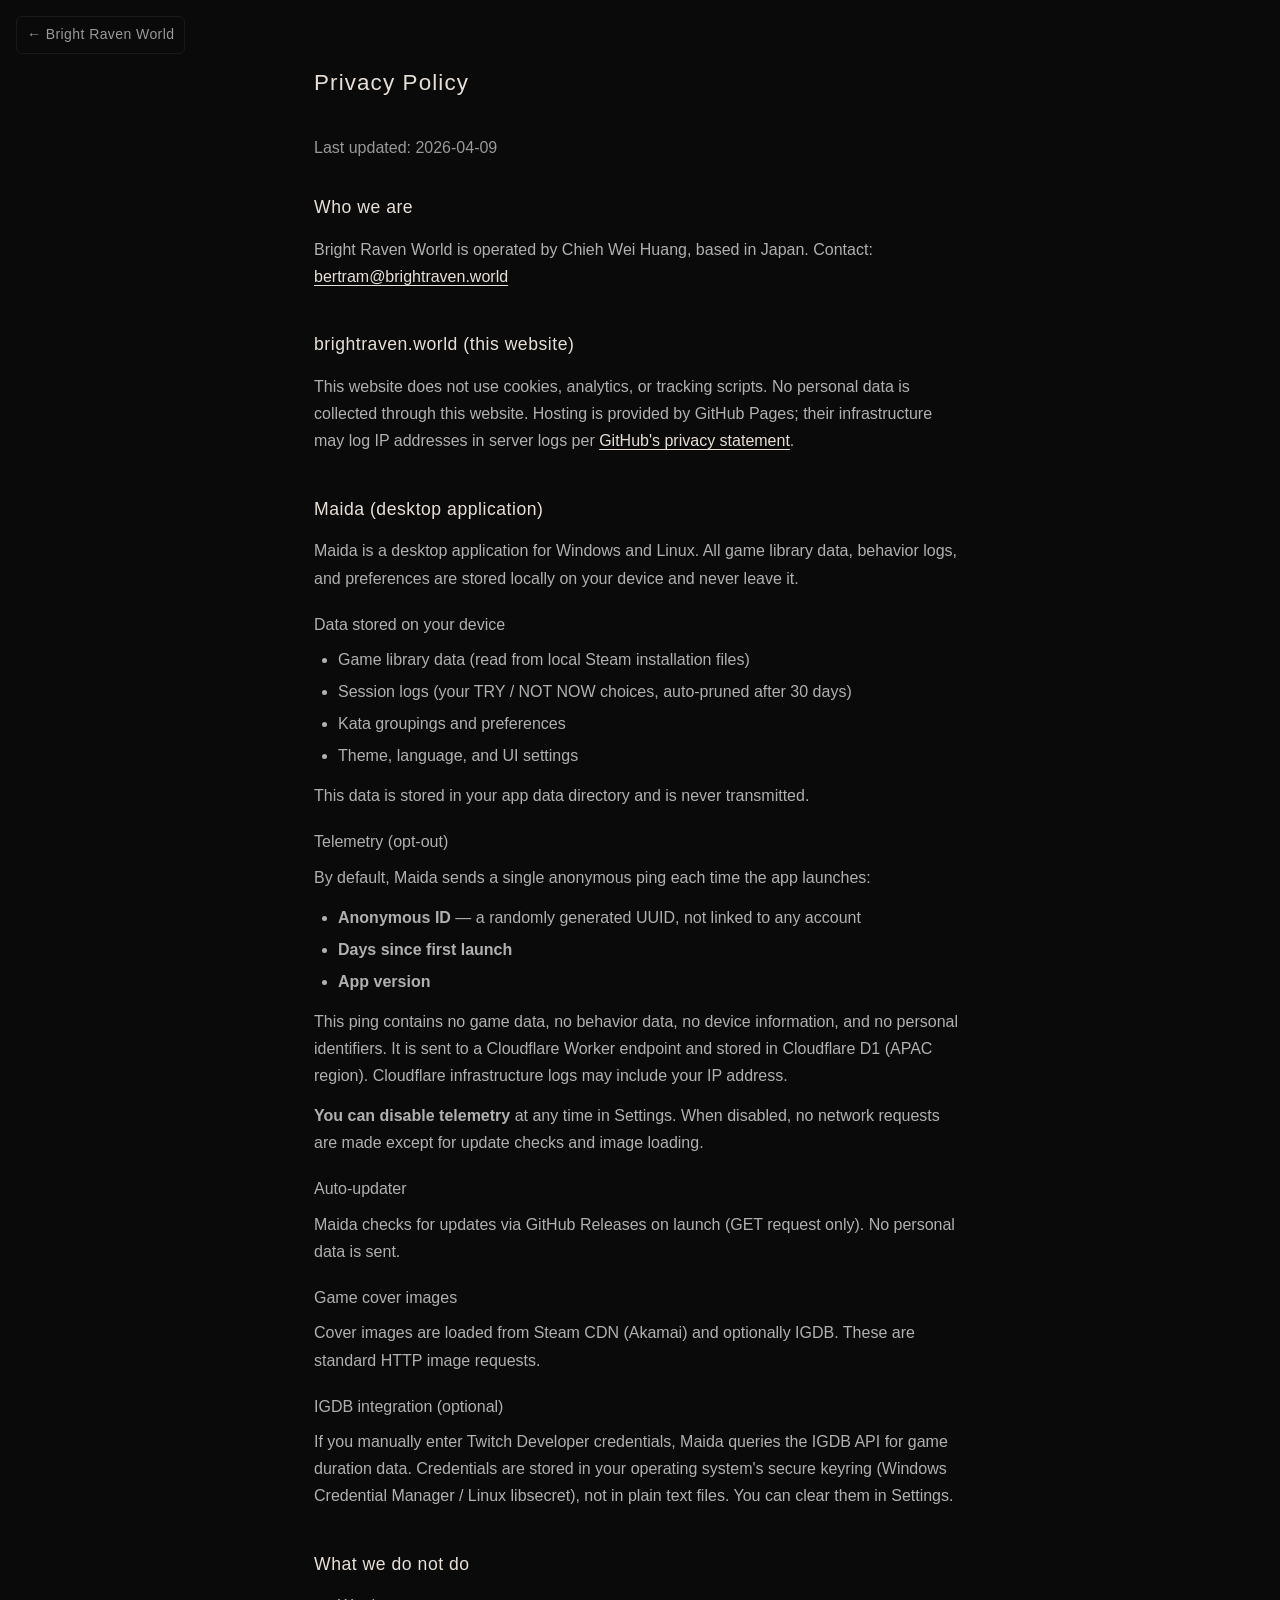
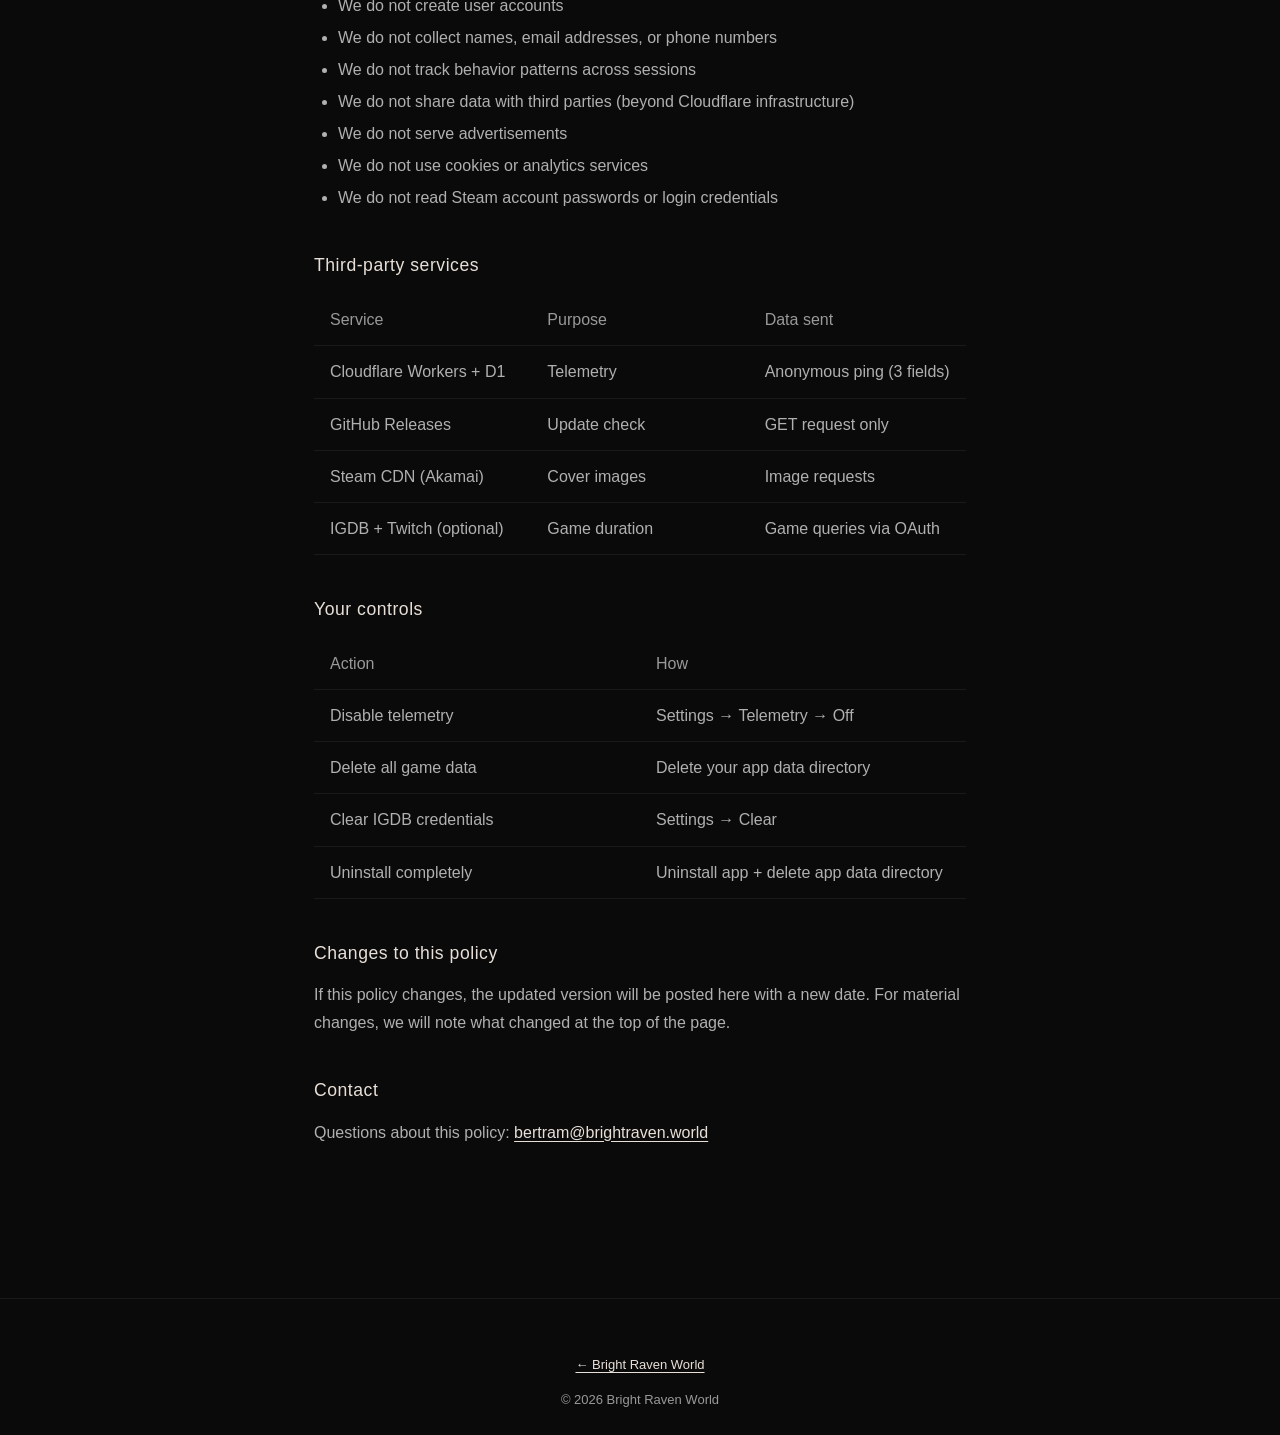
<file: privacy.html>
<!DOCTYPE html>
<html lang="en">
<head>
  <meta charset="utf-8">
  <meta name="viewport" content="width=device-width, initial-scale=1">
  <title>Privacy Policy - Bright Raven World</title>
  <meta name="description" content="Privacy Policy for Bright Raven World and Maida">
  <link rel="stylesheet" href="style.css">
</head>
<body>
  <a class="back-home" href="/" aria-label="Bright Raven World"><span aria-hidden="true">&larr;</span> Bright Raven World</a>
  <main>
  <div class="container">
    <h1 class="page-title">Privacy Policy</h1>
    <p class="policy-date">Last updated: 2026-04-09</p>

    <section class="policy-section">
      <h2>Who we are</h2>
      <p>Bright Raven World is operated by Chieh Wei Huang, based in Japan. Contact: <a href="mailto:bertram@brightraven.world">bertram@brightraven.world</a></p>
    </section>

    <section class="policy-section">
      <h2>brightraven.world (this website)</h2>
      <p>This website does not use cookies, analytics, or tracking scripts. No personal data is collected through this website. Hosting is provided by GitHub Pages; their infrastructure may log IP addresses in server logs per <a href="https://docs.github.com/en/site-policy/privacy-policies/github-general-privacy-statement">GitHub's privacy statement</a>.</p>
    </section>

    <section class="policy-section">
      <h2>Maida (desktop application)</h2>
      <p>Maida is a desktop application for Windows and Linux. All game library data, behavior logs, and preferences are stored locally on your device and never leave it.</p>

      <h3>Data stored on your device</h3>
      <ul>
        <li>Game library data (read from local Steam installation files)</li>
        <li>Session logs (your TRY / NOT NOW choices, auto-pruned after 30 days)</li>
        <li>Kata groupings and preferences</li>
        <li>Theme, language, and UI settings</li>
      </ul>
      <p>This data is stored in your app data directory and is never transmitted.</p>

      <h3>Telemetry (opt-out)</h3>
      <p>By default, Maida sends a single anonymous ping each time the app launches:</p>
      <ul>
        <li><strong>Anonymous ID</strong> &mdash; a randomly generated UUID, not linked to any account</li>
        <li><strong>Days since first launch</strong></li>
        <li><strong>App version</strong></li>
      </ul>
      <p>This ping contains no game data, no behavior data, no device information, and no personal identifiers. It is sent to a Cloudflare Worker endpoint and stored in Cloudflare D1 (APAC region). Cloudflare infrastructure logs may include your IP address.</p>
      <p><strong>You can disable telemetry</strong> at any time in Settings. When disabled, no network requests are made except for update checks and image loading.</p>

      <h3>Auto-updater</h3>
      <p>Maida checks for updates via GitHub Releases on launch (GET request only). No personal data is sent.</p>

      <h3>Game cover images</h3>
      <p>Cover images are loaded from Steam CDN (Akamai) and optionally IGDB. These are standard HTTP image requests.</p>

      <h3>IGDB integration (optional)</h3>
      <p>If you manually enter Twitch Developer credentials, Maida queries the IGDB API for game duration data. Credentials are stored in your operating system's secure keyring (Windows Credential Manager / Linux libsecret), not in plain text files. You can clear them in Settings.</p>
    </section>

    <section class="policy-section">
      <h2>What we do not do</h2>
      <ul>
        <li>We do not create user accounts</li>
        <li>We do not collect names, email addresses, or phone numbers</li>
        <li>We do not track behavior patterns across sessions</li>
        <li>We do not share data with third parties (beyond Cloudflare infrastructure)</li>
        <li>We do not serve advertisements</li>
        <li>We do not use cookies or analytics services</li>
        <li>We do not read Steam account passwords or login credentials</li>
      </ul>
    </section>

    <section class="policy-section">
      <h2>Third-party services</h2>
      <table>
        <caption class="sr-only">Third-party services used by Maida</caption>
        <tr><th>Service</th><th>Purpose</th><th>Data sent</th></tr>
        <tr><td>Cloudflare Workers + D1</td><td>Telemetry</td><td>Anonymous ping (3 fields)</td></tr>
        <tr><td>GitHub Releases</td><td>Update check</td><td>GET request only</td></tr>
        <tr><td>Steam CDN (Akamai)</td><td>Cover images</td><td>Image requests</td></tr>
        <tr><td>IGDB + Twitch (optional)</td><td>Game duration</td><td>Game queries via OAuth</td></tr>
      </table>
    </section>

    <section class="policy-section">
      <h2>Your controls</h2>
      <table>
        <caption class="sr-only">User data controls</caption>
        <tr><th>Action</th><th>How</th></tr>
        <tr><td>Disable telemetry</td><td>Settings &rarr; Telemetry &rarr; Off</td></tr>
        <tr><td>Delete all game data</td><td>Delete your app data directory</td></tr>
        <tr><td>Clear IGDB credentials</td><td>Settings &rarr; Clear</td></tr>
        <tr><td>Uninstall completely</td><td>Uninstall app + delete app data directory</td></tr>
      </table>
    </section>

    <section class="policy-section">
      <h2>Changes to this policy</h2>
      <p>If this policy changes, the updated version will be posted here with a new date. For material changes, we will note what changed at the top of the page.</p>
    </section>

    <section class="policy-section">
      <h2>Contact</h2>
      <p>Questions about this policy: <a href="mailto:bertram@brightraven.world">bertram@brightraven.world</a></p>
    </section>
  </div>
  <footer style="padding:48px 24px 24px;border-top:1px solid var(--surface);text-align:center;color:var(--text-soft);font-size:13px;margin-top:48px">
    <p style="margin-bottom:6px"><a href="/" class="footer-back" style="color:var(--text)">&larr; Bright Raven World</a></p>
    <p>&copy; 2026 Bright Raven World</p>
  </footer>
  </main>
</body>
</html>
</file>
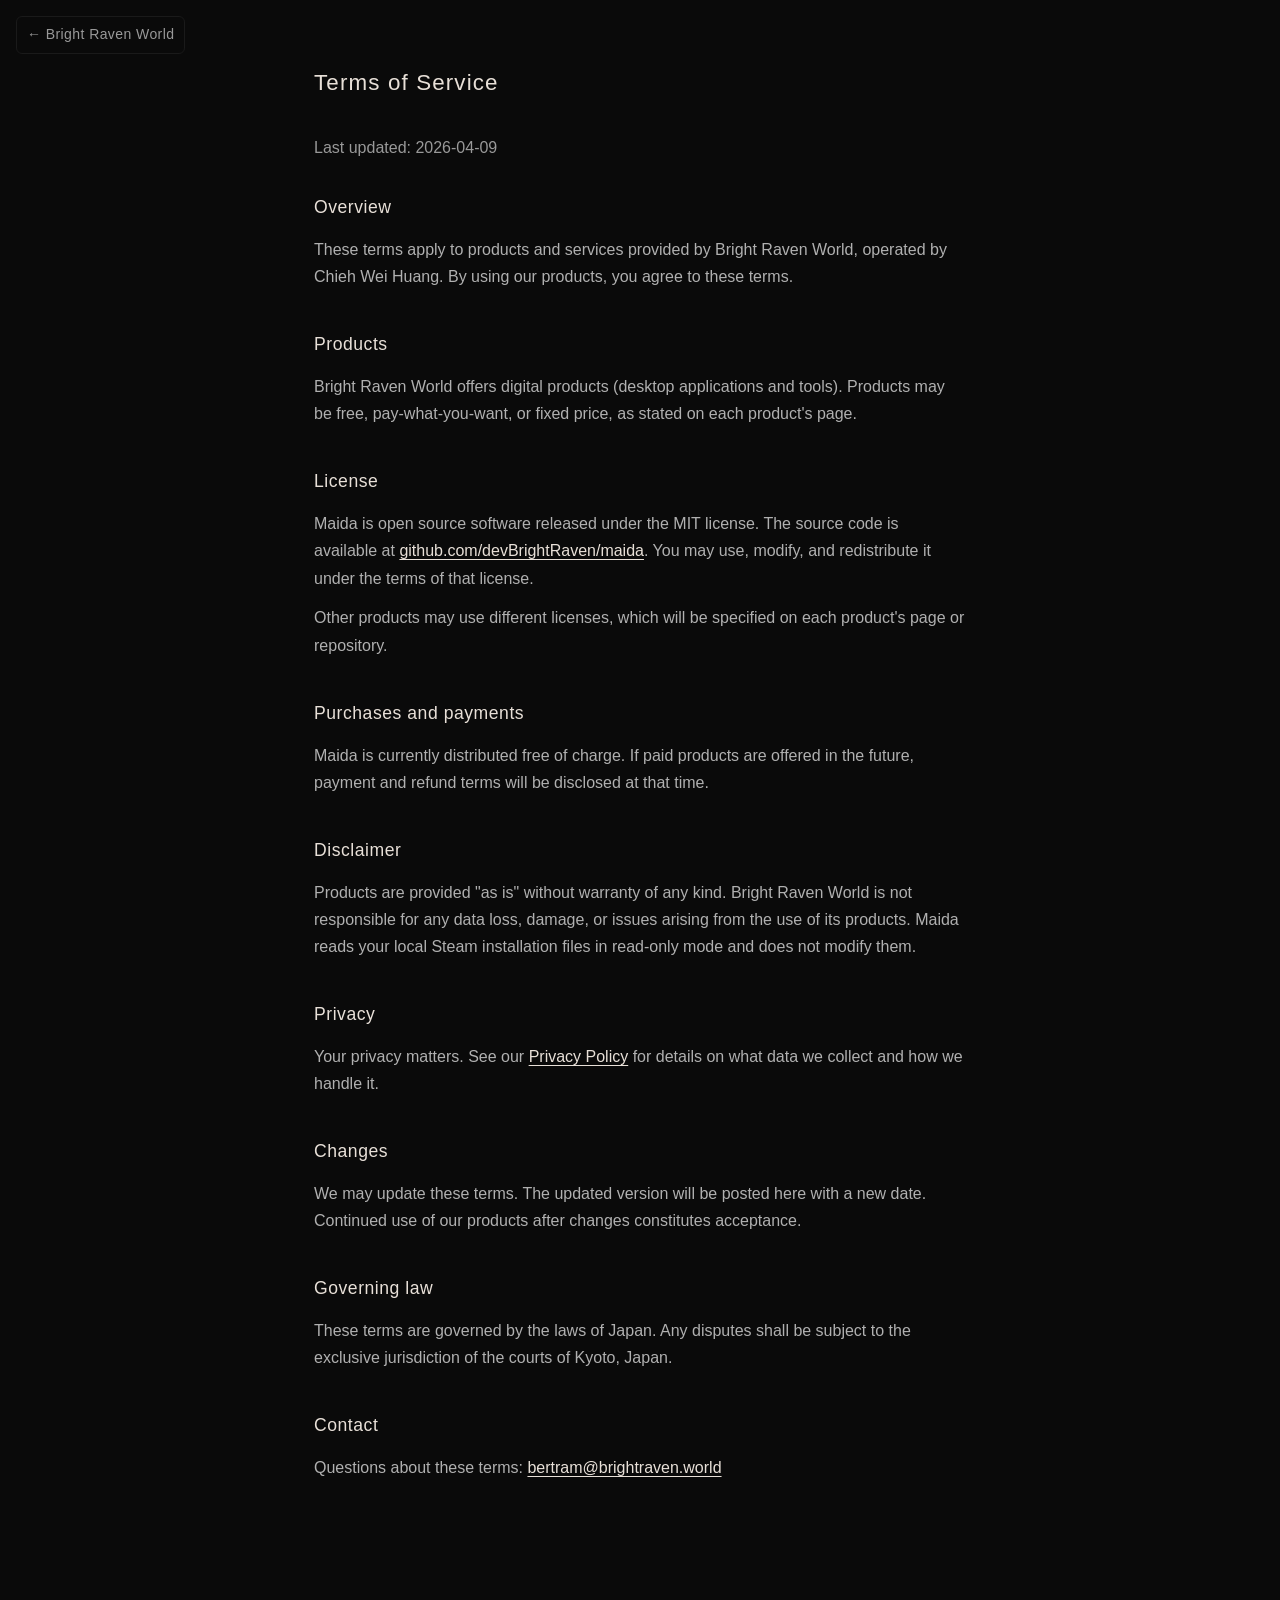
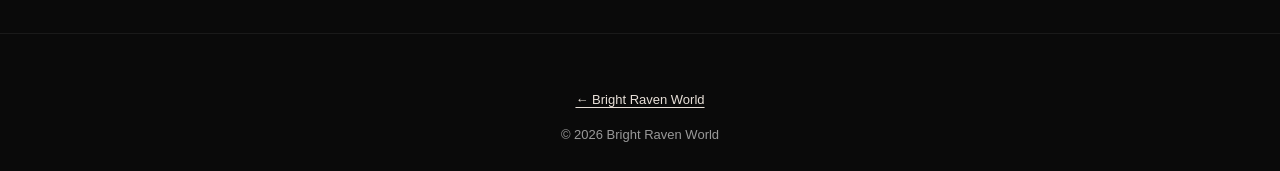
<file: terms.html>
<!DOCTYPE html>
<html lang="en">
<head>
  <meta charset="utf-8">
  <meta name="viewport" content="width=device-width, initial-scale=1">
  <title>Terms of Service - Bright Raven World</title>
  <meta name="description" content="Terms of Service for Bright Raven World">
  <link rel="stylesheet" href="style.css">
</head>
<body>
  <a class="back-home" href="/" aria-label="Bright Raven World"><span aria-hidden="true">&larr;</span> Bright Raven World</a>
  <main>
  <div class="container">
    <h1 class="page-title">Terms of Service</h1>
    <p class="policy-date">Last updated: 2026-04-09</p>

    <section class="policy-section">
      <h2>Overview</h2>
      <p>These terms apply to products and services provided by Bright Raven World, operated by Chieh Wei Huang. By using our products, you agree to these terms.</p>
    </section>

    <section class="policy-section">
      <h2>Products</h2>
      <p>Bright Raven World offers digital products (desktop applications and tools). Products may be free, pay-what-you-want, or fixed price, as stated on each product's page.</p>
    </section>

    <section class="policy-section">
      <h2>License</h2>
      <p>Maida is open source software released under the MIT license. The source code is available at <a href="https://github.com/devBrightRaven/maida">github.com/devBrightRaven/maida</a>. You may use, modify, and redistribute it under the terms of that license.</p>
      <p>Other products may use different licenses, which will be specified on each product's page or repository.</p>
    </section>

    <section class="policy-section">
      <h2>Purchases and payments</h2>
      <p>Maida is currently distributed free of charge. If paid products are offered in the future, payment and refund terms will be disclosed at that time.</p>
    </section>

    <section class="policy-section">
      <h2>Disclaimer</h2>
      <p>Products are provided "as is" without warranty of any kind. Bright Raven World is not responsible for any data loss, damage, or issues arising from the use of its products. Maida reads your local Steam installation files in read-only mode and does not modify them.</p>
    </section>

    <section class="policy-section">
      <h2>Privacy</h2>
      <p>Your privacy matters. See our <a href="privacy.html">Privacy Policy</a> for details on what data we collect and how we handle it.</p>
    </section>

    <section class="policy-section">
      <h2>Changes</h2>
      <p>We may update these terms. The updated version will be posted here with a new date. Continued use of our products after changes constitutes acceptance.</p>
    </section>

    <section class="policy-section">
      <h2>Governing law</h2>
      <p>These terms are governed by the laws of Japan. Any disputes shall be subject to the exclusive jurisdiction of the courts of Kyoto, Japan.</p>
    </section>

    <section class="policy-section">
      <h2>Contact</h2>
      <p>Questions about these terms: <a href="mailto:bertram@brightraven.world">bertram@brightraven.world</a></p>
    </section>
  </div>
  <footer style="padding:48px 24px 24px;border-top:1px solid var(--surface);text-align:center;color:var(--text-soft);font-size:13px;margin-top:48px">
    <p style="margin-bottom:6px"><a href="/" class="footer-back" style="color:var(--text)">&larr; Bright Raven World</a></p>
    <p>&copy; 2026 Bright Raven World</p>
  </footer>
  </main>
</body>
</html>
</file>
<file: style.css>
:root {
  --bg: #0a0a0a;
  --text: #e8e0d8;
  --text-muted: #b0b0b0;
  --text-soft: #999;
  --surface: #1a1a1a;
  --border: #e8e0d8;
  --serif: "Cormorant Garamond", Georgia, serif;
  --sans: "Inter", -apple-system, BlinkMacSystemFont, "Segoe UI", Roboto, Helvetica, Arial, sans-serif;
}

*,
*::before,
*::after {
  margin: 0;
  padding: 0;
  box-sizing: border-box;
}

html {
  font-size: 16px;
}

body {
  font-family: var(--sans);
  background: var(--bg);
  color: var(--text);
  line-height: 1.7;
  -webkit-font-smoothing: antialiased;
}

a {
  color: var(--text);
  text-decoration: underline;
  text-underline-offset: 0.2em;
  transition: opacity 0.2s;
}

a:hover {
  opacity: 0.7;
  outline: 1px solid var(--text-muted);
  outline-offset: 3px;
  border-radius: 2px;
}

a:active {
  outline: 2px solid var(--text);
  outline-offset: 3px;
  border-radius: 2px;
}

a:focus-visible {
  outline: 2px solid var(--text);
  outline-offset: 3px;
  border-radius: 2px;
}

/* ----- hero (content-driven layout) ----- */

.hero {
  position: relative;
  display: flex;
  flex-direction: column;
  align-items: center;
  min-height: 100vh;
  min-height: 100dvh;
  padding: 2rem 1.5rem 1.5rem;
  background: radial-gradient(ellipse at center, #151515 0%, var(--bg) 70%);
  overflow: hidden;
}

.hero-mark {
  position: absolute;
  top: 50%;
  left: 50%;
  translate: -50% -50%;
  width: min(60vw, 380px);
  height: auto;
  opacity: 0;
  animation: fade-in 2s ease-out 0.3s forwards;
  pointer-events: none;
}

.hero-grid {
  position: relative;
  display: flex;
  flex-direction: column;
  align-items: center;
  justify-content: space-between;
  flex: 1;
  gap: 2rem;
  width: min(66vw, 800px);
  text-align: center;
  opacity: 0;
  animation: fade-in 1.8s ease-out 0.6s forwards;
}

/* Row 1: Brand */
.grid-brand {
  /* flex column default alignment */
}

.brand {
  font-family: var(--serif);
  font-size: clamp(2.4rem, 6.5vw, 5rem);
  font-weight: 300;
  letter-spacing: 0.06em;
  margin-bottom: 0.4rem;
}

.tagline {
  color: var(--text-muted);
  font-size: clamp(1.1rem, 2.5vw, 1.5rem);
  letter-spacing: 0.04em;
}

/* Row 2: Product (card) */
.grid-product {
  display: flex;
  flex-direction: column;
  align-items: center;
  gap: 1.2rem;
  background: rgba(26, 26, 26, 0.55);
  backdrop-filter: blur(6px);
  -webkit-backdrop-filter: blur(6px);
  border: 1px solid rgba(232, 224, 216, 0.1);
  border-radius: 10px;
  padding: 2rem;
  width: 100%;
  max-width: 480px;
}

.grid-product .label {
  color: var(--text-muted);
  font-size: 0.875rem;
  letter-spacing: 0.22em;
  text-transform: uppercase;
}

.hero-product {
  font-size: 1rem;
  color: var(--text-muted);
  line-height: 1.6;
}

.hero-product a {
  color: var(--text);
}

.download-link {
  display: inline-block;
  padding: 0.6rem 1.8rem;
  border: 1px solid var(--text-muted);
  color: var(--text);
  text-decoration: none;
  font-size: 1rem;
  letter-spacing: 0.04em;
  transition: background 0.2s, color 0.2s;
}

.download-link:hover {
  background: var(--text);
  color: var(--bg);
  opacity: 1;
  outline: none;
}

.download-link:active {
  outline: none;
  background: var(--text-muted);
  color: var(--bg);
}

/* Row 3: Footer */
.grid-footer {
  display: flex;
  flex-direction: column;
  align-items: center;
  gap: 0.8rem;
}

.footer-divider {
  width: 60px;
  height: 1px;
  background: var(--surface);
  margin-bottom: 0.4rem;
}

.hero-links {
  display: flex;
  gap: 1.8rem;
  flex-wrap: wrap;
  justify-content: center;
}

.hero-links a {
  display: flex;
  align-items: center;
  gap: 0.4rem;
  font-size: 1rem;
  color: var(--text-soft);
  letter-spacing: 0.03em;
  text-decoration: none;
}

.hero-links a:hover {
  color: var(--text);
}

.hero-links svg {
  flex-shrink: 0;
}

.hero-legal {
  display: flex;
  gap: 1.2rem;
  flex-wrap: wrap;
  justify-content: center;
}

.hero-legal a {
  font-size: 1rem;
  color: #7a7a7a;
  letter-spacing: 0.03em;
}

.copyright {
  font-size: 1rem;
  color: #777;
  letter-spacing: 0.03em;
}

@keyframes fade-in {
  from { opacity: 0; transform: translateY(8px); }
  to   { opacity: 1; transform: translateY(0); }
}

@media (prefers-reduced-motion: reduce) {
  .hero-mark,
  .hero-grid {
    animation: none;
    opacity: 1;
  }
}

/* ----- utilities ----- */

.sr-only {
  position: absolute;
  width: 1px;
  height: 1px;
  padding: 0;
  margin: -1px;
  overflow: hidden;
  clip: rect(0, 0, 0, 0);
  white-space: nowrap;
  border: 0;
}

/* ----- policy pages ----- */

.policy-date {
  color: var(--text-soft);
  font-size: 1rem;
  margin-bottom: 2rem;
}

.policy-section {
  margin-bottom: 2.5rem;
}

.policy-section h2 {
  font-size: 1.1rem;
  font-weight: 400;
  letter-spacing: 0.03em;
  margin-bottom: 0.8rem;
}

.policy-section h3 {
  font-size: 1rem;
  font-weight: 400;
  color: var(--text-muted);
  margin: 1.2rem 0 0.5rem;
}

.policy-section p {
  color: var(--text-muted);
  font-size: 1rem;
  margin-bottom: 0.8rem;
}

.policy-section ul {
  color: var(--text-muted);
  font-size: 1rem;
  padding-left: 1.5rem;
  margin-bottom: 0.8rem;
}

.policy-section li {
  margin-bottom: 0.3rem;
}

/* ----- tokushoho ----- */

.container {
  max-width: 700px;
  margin: 0 auto;
  padding: 4rem 1.5rem;
}

.back-home {
  position: fixed;
  top: 16px;
  left: 16px;
  color: var(--text-soft);
  text-decoration: none;
  font-size: 14px;
  z-index: 10;
  letter-spacing: 0.03em;
  transition: color 0.2s, border-color 0.2s;
  background: var(--bg);
  padding: 6px 10px;
  border-radius: 6px;
  border: 1px solid var(--surface);
}
.back-home:hover {
  color: var(--text);
  border-color: var(--text);
  opacity: 1;
}
.footer-back {
  display: inline-block;
  padding: 6px 10px;
  border: 1px solid transparent;
  border-radius: 6px;
  transition: border-color 0.2s, color 0.2s;
}
.footer-back:hover {
  border-color: var(--text);
  color: var(--text);
  opacity: 1;
}

.page-title {
  font-family: var(--sans);
  font-size: 1.4rem;
  font-weight: 400;
  letter-spacing: 0.05em;
  margin-bottom: 2rem;
}

table {
  width: 100%;
  border-collapse: collapse;
  font-size: 1rem;
}

th,
td {
  text-align: left;
  padding: 0.75rem 1rem;
  border-bottom: 1px solid var(--surface);
  vertical-align: top;
}

th {
  color: var(--text-soft);
  font-weight: 400;
  white-space: nowrap;
  width: 30%;
}

td {
  color: var(--text-muted);
}

/* ----- responsive ----- */

@media (max-width: 600px) {
  .container {
    padding: 3rem 1.2rem;
  }

  .hero {
    padding: 3rem 1rem 1.5rem;
  }

  .hero-grid {
    width: 100%;
    gap: 2rem;
  }

  .grid-product {
    padding: 1.5rem;
  }

  .hero-links {
    gap: 1rem;
  }

  .hero-links a {
    font-size: 1rem;
  }

  th,
  td {
    display: block;
    width: 100%;
    padding: 0.5rem 0;
  }

  th {
    border-bottom: none;
    padding-bottom: 0;
  }

  td {
    padding-top: 0;
    margin-bottom: 1rem;
  }
}
</file>
